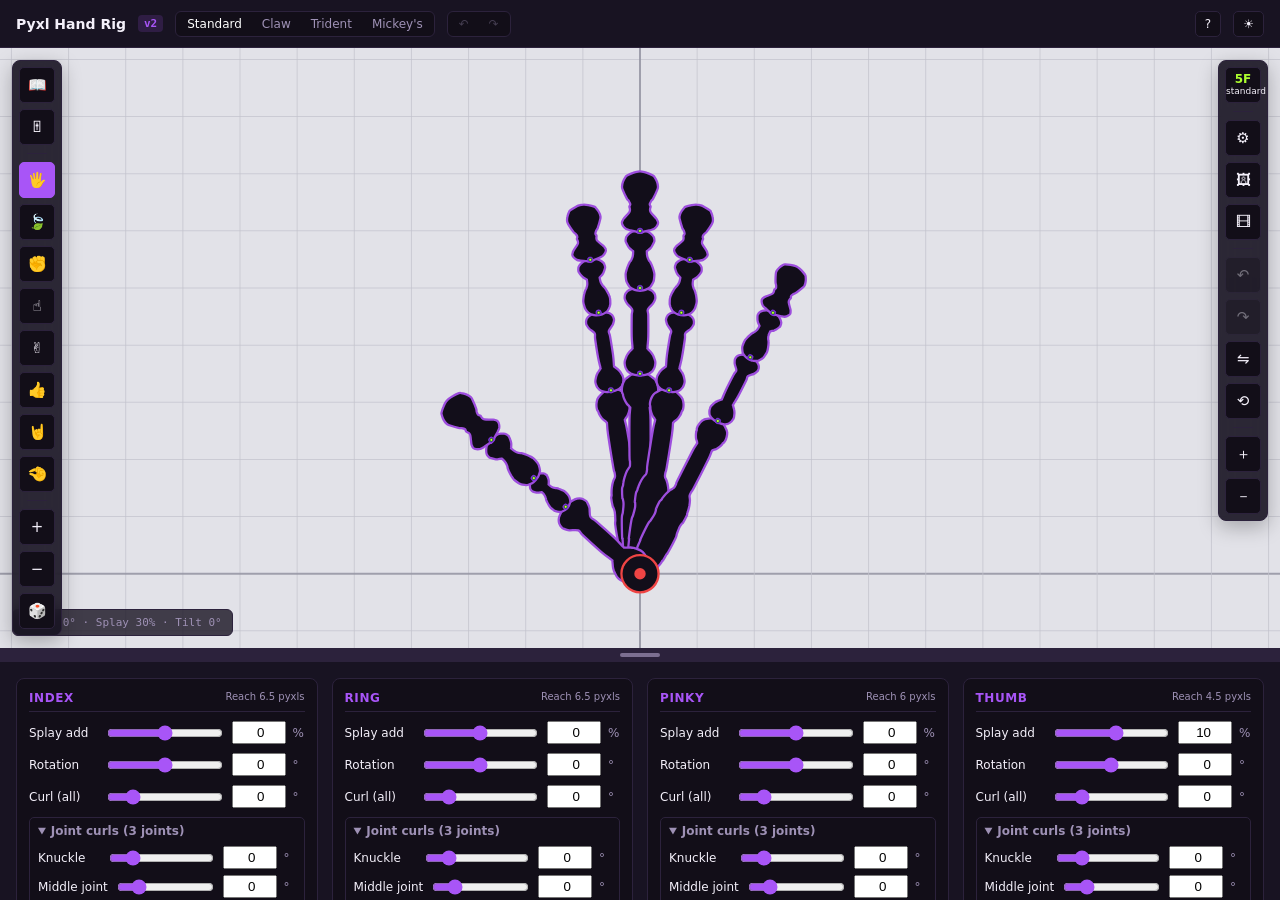
<file: public/assets/aistudio/pyxl-hand-v2__2__dd82024f.html>
<!doctype html>
<html lang="en"><head><meta charset="utf-8"><meta name="viewport" content="width=device-width,initial-scale=1">
<title>Pyxl Hand Rig v2</title>
<style>
:root{--bg:#120e18;--stage:#e2e2e8;--panel:#181322;--bd:#2c223c;--fg:#f4f0fa;--mut:#9e91b5;--acc:#a855f7;--accs:rgba(168,85,247,.16);--bone:#9d4edd;--fill:#120e1a;--buff:rgba(157,78,221,.45);--box:#adff2f;--grid:#c2c2cc;--axis:#9898a6;--wrist:#ef4444;--lime:#adff2f}
[data-theme=light]{--bg:#f6f3fa;--stage:#e5e5eb;--panel:#fff;--bd:#d4c9e4;--fg:#191224;--mut:#6e6182;--acc:#8b25e0;--accs:rgba(139,37,224,.12);--bone:#8b25e0;--fill:#161120;--buff:rgba(110,97,130,.45);--box:#65a30d;--wrist:#dc2626;--lime:#65a30d}
*{box-sizing:border-box}
body{margin:0;height:100vh;display:flex;flex-direction:column;overflow:hidden;background:var(--bg);color:var(--fg);font:13px system-ui,-apple-system,"Segoe UI",Roboto,sans-serif;user-select:none}
header{height:48px;flex:none;display:flex;align-items:center;gap:12px;padding:0 16px;background:var(--panel);border-bottom:1px solid var(--bd)}
header b{font-size:14px}header i{font:600 11px monospace;padding:2px 6px;border-radius:4px;background:var(--accs);color:var(--acc);font-style:normal}
.sp{flex:1}.seg{display:flex;gap:2px;padding:2px;border:1px solid var(--bd);border-radius:6px;background:var(--bg)}
button,select,input[type=text],textarea{font:inherit;font-size:12px;color:var(--fg);background:var(--bg);border:1px solid var(--bd);border-radius:5px;padding:5px 9px}
button{cursor:pointer}button:hover:not(:disabled){border-color:var(--acc)}button:disabled{opacity:.35;cursor:not-allowed}
button.on{background:var(--acc);border-color:var(--acc);color:#fff}.seg button{border:0;padding:3px 9px;background:none;color:var(--mut)}.seg button.on{color:#fff}
#stage{position:relative;flex:none;height:66.667%;overflow:hidden;background:var(--stage)}
#s{width:100%;height:100%;touch-action:none;cursor:grab}#s:active{cursor:grabbing}
.bone{stroke:var(--bone);stroke-width:.04;fill:var(--fill)}.buff{stroke:var(--buff);stroke-width:.02;stroke-dasharray:.08 .08;fill:none}
.box{stroke:var(--box);stroke-width:.035;stroke-dasharray:.1 .1;fill:none}.child-joint{fill:#8b25e0;stroke:#7c3aed;stroke-width:.008}.parent-joint{stroke:#166534;stroke-width:.005}
.bend path{fill:none;stroke-width:.035;stroke-linecap:round;pointer-events:none}.bend .head{fill:currentColor;stroke:none}.bend.flex{color:#7ccd00;stroke:#7ccd00}.bend.ext{color:#ef4444;stroke:#ef4444}
.wrist-sock{stroke:var(--wrist);stroke-width:.04;fill:var(--fill)}.wrist-plug{fill:var(--wrist)}
.g-unit{stroke:var(--grid);stroke-width:.018;opacity:.7}.axis{stroke:var(--axis);stroke-width:.035;opacity:.9}
.hit{fill:transparent;stroke:transparent;pointer-events:all;cursor:grab}.hit:hover{stroke:var(--acc);stroke-width:.03;stroke-dasharray:.08 .08}
.tb{position:absolute;top:12px;z-index:20;display:flex;flex-direction:column;gap:6px;padding:6px;border-radius:8px;background:color-mix(in srgb,var(--panel) 90%,transparent);backdrop-filter:blur(8px);border:1px solid var(--bd);box-shadow:0 6px 20px #0004}
.tb.l{left:12px}.tb.r{right:12px}.tb button{width:36px;height:36px;padding:0;font-size:15px}.tb hr{width:20px;border:0;border-top:1px solid var(--bd);margin:2px auto}
.tb .bld{font-size:9px;line-height:1.1}.tb .bld b{display:block;font-size:12px;color:var(--lime)}
.fly{position:absolute;top:12px;z-index:25;width:290px;max-height:calc(100% - 24px);overflow:auto;padding:12px;border-radius:8px;background:var(--panel);border:1px solid var(--bd);box-shadow:0 10px 30px #0006;display:flex;flex-direction:column;gap:10px}
.fly.l{left:66px}.fly.r{right:66px}.fly[hidden],#toast[hidden],#help[hidden]{display:none}
.fly h2{margin:0;font-size:12px;text-transform:uppercase;letter-spacing:.05em;color:var(--acc);display:flex;justify-content:space-between;align-items:center}
.pl{display:grid;grid-template-columns:1fr 1fr;gap:4px;max-height:200px;overflow:auto}.pose{text-align:left;font-size:11px;padding:5px 7px}.pose.on{background:var(--accs);border-color:var(--acc)}.pose.me.on{border-color:var(--lime)}
.r2{display:flex;gap:6px;align-items:center}.r2>*{flex:1;min-width:0}.col{display:flex;flex-direction:column;gap:6px}
#toast{position:absolute;top:12px;left:50%;transform:translateX(-50%);z-index:40;padding:6px 14px;border-radius:99px;background:#059669;color:#fff;font-size:12px;box-shadow:0 6px 20px #0005}
#snaps{position:absolute;right:76px;bottom:12px;z-index:30;display:flex;flex-direction:column;align-items:flex-end;gap:8px;pointer-events:none}
.snap{pointer-events:auto;display:flex;gap:8px;align-items:center;padding:6px 8px;border-radius:8px;background:var(--panel);border:1px solid var(--bd);box-shadow:0 6px 20px #0005;font-size:11px;min-width:0}
.snap img{width:60px;height:60px;object-fit:contain;border-radius:4px;background:repeating-conic-gradient(#ccc 0 25%,#eee 0 50%) 0 0/12px 12px;user-select:auto;-webkit-user-select:auto;-webkit-touch-callout:default}
.snap .ico{font-size:30px;width:60px;text-align:center}.snap .col{gap:3px}.snap small{color:var(--mut);max-width:170px}.snap b{font-size:12px}
.snap a{color:var(--fg);text-decoration:none;font-size:12px;padding:5px 9px;border:1px solid var(--bd);border-radius:5px;background:var(--bg);text-align:center}.snap a:hover{border-color:var(--acc)}
#info{position:absolute;left:12px;bottom:12px;z-index:10;padding:6px 10px;border-radius:6px;background:color-mix(in srgb,var(--panel) 80%,transparent);border:1px solid var(--bd);font:11px monospace;color:var(--mut);pointer-events:none}
#split{flex:none;height:14px;cursor:ns-resize;background:var(--bd);display:flex;align-items:center;justify-content:center;z-index:20}#split:hover{background:var(--acc)}#split:after{content:"";width:40px;height:4px;border-radius:2px;background:var(--mut);opacity:.7}
#c{flex:1;overflow:auto;padding:16px;display:grid;grid-template-columns:repeat(auto-fit,minmax(250px,1fr));gap:14px;align-content:start;background:var(--panel)}
.grp{display:flex;flex-direction:column;gap:9px;padding:12px;border-radius:8px;background:var(--bg);border:1px solid var(--bd);transition:opacity .15s}.grp.off{opacity:.4}
.grp h3{margin:0;font-size:12px;text-transform:uppercase;letter-spacing:.05em;color:var(--acc);display:flex;justify-content:space-between;border-bottom:1px solid var(--bd);padding-bottom:6px}.grp h3 small{color:var(--mut);text-transform:none;letter-spacing:0;font-weight:400}
.row{display:flex;align-items:center;gap:7px;font-size:12px}.row label{flex:1.2;white-space:nowrap}.row input[type=range]{flex:2;min-width:0;accent-color:var(--acc)}
.row input[type=number]{width:54px;padding:2px 4px;text-align:right}.row .u{width:12px;color:var(--mut)}
.chk{display:flex;gap:6px;align-items:center;font-size:12px}.chk small{color:var(--mut)}
details{border:1px solid var(--bd);border-radius:5px;padding:6px 8px}summary{cursor:pointer;font-size:12px;font-weight:600;color:var(--mut)}details .col{margin-top:8px}
details.sec{padding:0;overflow:hidden}.sec summary{display:flex;align-items:center;gap:6px;padding:8px 10px;color:var(--fg);list-style:none}.sec summary::-webkit-details-marker{display:none}
.sec[open] summary{color:var(--acc)}.sec .chev{margin-left:auto;font-size:10px;font-style:normal;color:var(--mut);transition:transform .2s}.sec[open] .chev{transform:rotate(180deg)}
.sec>.col{margin:0;padding:8px 10px 10px;border-top:1px solid var(--bd)}.bdg{padding:0 6px;border-radius:99px;background:var(--accs);color:var(--acc);font:10px monospace}.bdg[hidden]{display:none}
.film{display:flex;gap:6px;overflow-x:auto;padding-bottom:4px}.film button{flex:none;display:flex;flex-direction:column;align-items:center;gap:2px;padding:5px}.film button.on{border-color:var(--lime);background:var(--accs)}
.film svg{width:58px;height:66px;border-radius:4px;background:var(--stage);pointer-events:none}.film span{font:600 10px monospace}.film small{font:9px monospace;color:var(--mut)}
textarea{width:100%;height:64px;font:11px monospace;resize:vertical}
#rd{grid-column:1/-1;padding:12px;border-radius:8px;background:var(--bg);border:1px solid var(--bd);font-size:11px;line-height:1.6;color:var(--mut)}#rd b{color:var(--fg)}
.bar{height:6px;border-radius:3px;background:var(--bd);overflow:hidden}.bar i{display:block;height:100%;width:0;background:var(--acc)}
#help{position:fixed;inset:0;z-index:100;background:#000a;display:flex;align-items:center;justify-content:center}#help div{width:min(480px,92vw);padding:20px;border-radius:10px;background:var(--panel);border:1px solid var(--bd);line-height:1.55}#help h3{margin:0 0 8px;color:var(--acc)}#help ul{margin:4px 0 10px;padding-left:18px}
</style></head><body>
<header><b>Pyxl Hand Rig</b><i>v2</i><span class="seg" id="builds"></span><span class="seg"><button class="u" id="hu" title="Undo (Ctrl+Z)">↶</button><button class="r" id="hr" title="Redo (Ctrl+Y)">↷</button></span><span class="sp"></span><button id="hq" title="Reference">?</button><button id="th" title="Toggle dark / light"></button></header>
<div id="stage">
<svg id="s" preserveAspectRatio="xMidYMid meet"><defs><radialGradient id="parentJointGrad"><stop offset="0" stop-color="#ffff33"/><stop offset=".35" stop-color="#adff2f"/><stop offset=".7" stop-color="#65a30d"/><stop offset="1" stop-color="#15803d"/></radialGradient><filter id="filmBlur" x="-20%" y="-20%" width="140%" height="140%"><feGaussianBlur stdDeviation=".0055"/></filter></defs><g id="grid"></g><g id="hand" filter="url(#filmBlur)"></g></svg>
<div id="toast" hidden></div><div id="info"></div>
</div>
<div id="split" title="Drag to resize · double-click to reset"></div>
<div id="c"></div>
<div id="help" hidden><div><h3>Pyxl Hand Rig v2</h3><b>Drag on the canvas</b><ul><li><b>Red wrist hub:</b> rotate the whole hand.</li><li><b>Finger root / base:</b> swing a finger about the wrist.</li><li><b>Bone shaft or joint pin:</b> 14-pass CCD inverse kinematics toward the pointer.</li></ul><b>Builds</b><ul><li><b>Full</b> 5 digits · <b>Claw</b> index + thumb · <b>Trident</b> bird, ring, thumb · <b>Mickey's</b> no pinky.</li></ul><b>Space</b> saves the current pose as a numbered 1024×1024 PNG. Undo / redo: Ctrl+Z, Ctrl+Y / Cmd+Shift+Z. Poses live in this browser's localStorage and as pasteable JSON.<p><button id="hx" class="on">Got it</button></p></div></div>
<script>(() => {
  // src/core.ts
  var FINGER_ORDER = ["index", "middle", "ring", "pinky", "thumb"];
  var CONTROLS_FINGER_ORDER = ["index", "ring", "pinky", "thumb", "middle"];
  var BONES = {
    middle: [4, 2, 1, 1],
    ring: [3.75, 1.875, 0.9375, 0.9375],
    index: [3.75, 1.875, 0.9375, 0.9375],
    // grown half a fingertip (was 3.5 : 1.75 : 0.875 : 0.875)
    pinky: [3.5, 1.75, 0.875, 0.875],
    // grown half a fingertip (was 3.25 : 1.625 : 0.8125 : 0.8125)
    thumb: [2, 1, 1, 1]
  };
  var SUM = {
    middle: 8,
    ring: 7.5,
    index: 7.5,
    pinky: 7,
    thumb: 5
  };
  var KN = {
    middle: 1,
    ring: 1,
    index: 1,
    pinky: 1,
    thumb: 0.5
  };
  var LIM = {
    thumb: -120,
    index: -30,
    middle: 0,
    ring: 30,
    pinky: 90
  };
  var BEND = { thumb: -1, index: 1, middle: 1, ring: 1, pinky: 1 };
  var R = Math.PI / 180;
  var bendTurn = (d, cj) => -BEND[d] * cj;
  function norm(a) {
    return (a + 540) % 360 - 180;
  }
  function clamp(v, lo, hi2) {
    return Math.min(hi2, Math.max(lo, v));
  }
  function cRange(d, expert) {
    if (expert) return [-90, 90];
    return d === "thumb" ? [-20, 80] : [-20, 90];
  }
  function rRange(d, expert) {
    if (expert) return [-90, 90];
    return d === "thumb" ? [-60, 60] : [-45, 45];
  }
  function calcA(d, state) {
    const extra = d === "thumb" ? state.thumb : d === "middle" ? 0 : state.fs[d] ?? 0;
    const effectiveSplay = clamp(state.splay + extra, -100, 100);
    return LIM[d] * effectiveSplay / 100 + state.tilt + (state.rot[d] ?? 0);
  }
  function wid(d, wscale = false) {
    const baseW = 0.75;
    const scale = d === "thumb" ? 0.9 : SUM[d] / SUM.middle;
    const standardW = baseW * scale;
    if (wscale && d !== "thumb") {
      return standardW * ((SUM[d] - KN[d]) / 7);
    }
    return standardW;
  }
  function getBoneBox(d, i) {
    const bones = BONES[d];
    const len = bones[i];
    const scale = d === "thumb" ? 1 : SUM[d] / SUM.middle;
    const boxW = 1 * scale;
    const emptyMargin = 0.125 * boxW;
    return {
      boxW,
      boxH: len,
      emptyMargin
    };
  }
  function reach(d, o) {
    const knOvl = o > 0 ? KN[d] : 0;
    return SUM[d] - knOvl;
  }
  function defaultState() {
    return {
      expert: false,
      splay: 30,
      thumb: 10,
      fs: {
        index: 0,
        ring: 0,
        pinky: 0
      },
      wrist: 0,
      tilt: 0,
      o: 0.5,
      wscale: false,
      boxes: false,
      skin: true,
      cj: {
        thumb: [0, 0, 0],
        index: [0, 0, 0],
        middle: [0, 0, 0],
        ring: [0, 0, 0],
        pinky: [0, 0, 0]
      },
      rot: {
        thumb: 0,
        index: 0,
        middle: 0,
        ring: 0,
        pinky: 0
      },
      build: "standard"
    };
  }
  function cleanPose(raw) {
    const res = {};
    if (raw.splay !== void 0) res.splay = clamp(Number(raw.splay) || 0, -100, 100);
    if (raw.thumb !== void 0) res.thumb = clamp(Number(raw.thumb) || 0, -100, 100);
    if (raw.wrist !== void 0) res.wrist = norm(Number(raw.wrist) || 0);
    if (raw.tilt !== void 0) res.tilt = clamp(Number(raw.tilt) || 0, -30, 30);
    if (raw.o !== void 0) res.o = Number(raw.o) > 0 ? 0.5 : 0;
    if (raw.wscale !== void 0) res.wscale = Boolean(raw.wscale);
    if (raw.boxes !== void 0) res.boxes = Boolean(raw.boxes);
    if (raw.skin !== void 0) res.skin = Boolean(raw.skin);
    if (raw.expert !== void 0) res.expert = Boolean(raw.expert);
    if (raw.build !== void 0) res.build = raw.build;
    if (raw.fs) {
      res.fs = {
        index: clamp(Number(raw.fs.index) || 0, -100, 100),
        ring: clamp(Number(raw.fs.ring) || 0, -100, 100),
        pinky: clamp(Number(raw.fs.pinky) || 0, -100, 100)
      };
    }
    if (raw.rot) {
      res.rot = {
        thumb: Number(raw.rot.thumb) || 0,
        index: Number(raw.rot.index) || 0,
        middle: Number(raw.rot.middle) || 0,
        ring: Number(raw.rot.ring) || 0,
        pinky: Number(raw.rot.pinky) || 0
      };
    }
    if (raw.cj) {
      res.cj = {
        thumb: [Number(raw.cj.thumb?.[0]) || 0, Number(raw.cj.thumb?.[1]) || 0, Number(raw.cj.thumb?.[2]) || 0],
        index: [Number(raw.cj.index?.[0]) || 0, Number(raw.cj.index?.[1]) || 0, Number(raw.cj.index?.[2]) || 0],
        middle: [Number(raw.cj.middle?.[0]) || 0, Number(raw.cj.middle?.[1]) || 0, Number(raw.cj.middle?.[2]) || 0],
        ring: [Number(raw.cj.ring?.[0]) || 0, Number(raw.cj.ring?.[1]) || 0, Number(raw.cj.ring?.[2]) || 0],
        pinky: [Number(raw.cj.pinky?.[0]) || 0, Number(raw.cj.pinky?.[1]) || 0, Number(raw.cj.pinky?.[2]) || 0]
      };
    }
    return res;
  }
  function clampStateToLimits(st) {
    const expert = st.expert;
    const splay = clamp(st.splay, -100, 100);
    const thumb = clamp(st.thumb, -100, 100);
    const wrist = norm(st.wrist);
    const tilt = clamp(st.tilt, -30, 30);
    const fs = {
      index: clamp(st.fs.index, -100, 100),
      ring: clamp(st.fs.ring, -100, 100),
      pinky: clamp(st.fs.pinky, -100, 100)
    };
    const rot = { ...st.rot };
    const cj = {
      thumb: [...st.cj.thumb],
      index: [...st.cj.index],
      middle: [...st.cj.middle],
      ring: [...st.cj.ring],
      pinky: [...st.cj.pinky]
    };
    for (const d of FINGER_ORDER) {
      const [rLo, rHi] = rRange(d, expert);
      rot[d] = clamp(rot[d], rLo, rHi);
      const [cLo, cHi] = cRange(d, expert);
      cj[d] = [
        clamp(cj[d][0], cLo, cHi),
        clamp(cj[d][1], cLo, cHi),
        clamp(cj[d][2], cLo, cHi)
      ];
    }
    return {
      ...st,
      splay,
      thumb,
      wrist,
      tilt,
      fs,
      rot,
      cj
    };
  }
  function jointPos(d, st) {
    const bones = BONES[d];
    const n = bones.length;
    const knOvl = st.o > 0 ? KN[d] : 0;
    let phi = st.wrist + calcA(d, st);
    let x = 0;
    let y = 0;
    const pos = [];
    for (let i = 0; i < n - 1; i++) {
      const a = i === 1 ? -knOvl / 2 : 0;
      const J = i === 0 ? knOvl : 0;
      const dist = a + bones[i] - J / 2;
      x += dist * Math.sin(phi * R);
      y -= dist * Math.cos(phi * R);
      pos.push({ x, y, phi });
      phi += bendTurn(d, st.cj[d]?.[i] ?? 0);
    }
    const lastBone = bones[n - 1];
    const tipX = x + lastBone * Math.sin(phi * R);
    const tipY = y - lastBone * Math.cos(phi * R);
    pos.push({ x: tipX, y: tipY, phi });
    return pos;
  }
  function runIk(d, k, tx, ty, st) {
    const nextSt = {
      ...st,
      rot: { ...st.rot },
      cj: {
        ...st.cj,
        [d]: [...st.cj[d]]
      }
    };
    const bones = BONES[d];
    const n = bones.length;
    const effIndex = Math.min(k + 1, n - 1);
    const [cLo, cHi] = cRange(d, nextSt.expert);
    const [rLo, rHi] = rRange(d, nextSt.expert);
    for (let iter = 0; iter < 14; iter++) {
      for (let j = k; j >= -1; j--) {
        const positions = jointPos(d, nextSt);
        const eff = positions[effIndex];
        let jx = 0;
        let jy = 0;
        if (j >= 0) {
          jx = positions[j].x;
          jy = positions[j].y;
        }
        const vEx = eff.x - jx;
        const vEy = eff.y - jy;
        const vTx = tx - jx;
        const vTy = ty - jy;
        const cross = vEx * vTy - vEy * vTx;
        const dot = vEx * vTx + vEy * vTy;
        if (Math.abs(dot) < 1e-6 && Math.abs(cross) < 1e-6) continue;
        const dl = Math.atan2(cross, dot) / R;
        if (j === -1) {
          nextSt.rot[d] = clamp(nextSt.rot[d] + dl, rLo, rHi);
        } else if (j >= 0 && j < 3) {
          nextSt.cj[d][j] = clamp(nextSt.cj[d][j] - BEND[d] * dl, cLo, cHi);
        }
      }
    }
    nextSt.rot[d] = Math.round(nextSt.rot[d]);
    nextSt.cj[d][0] = Math.round(nextSt.cj[d][0]);
    nextSt.cj[d][1] = Math.round(nextSt.cj[d][1]);
    nextSt.cj[d][2] = Math.round(nextSt.cj[d][2]);
    return nextSt;
  }
  function getActiveFingers(build = "standard") {
    switch (build) {
      case "claw":
        return ["index", "thumb"];
      case "trident":
        return ["middle", "ring", "thumb"];
      case "mickey":
        return ["index", "middle", "ring", "thumb"];
      case "standard":
      default:
        return ["index", "middle", "ring", "pinky", "thumb"];
    }
  }
  var PRESET_POSES = {
    "Neutral flat (default)": {
      splay: 30,
      thumb: 10,
      wrist: 0,
      tilt: 0,
      fs: { index: 0, ring: 0, pinky: 0 },
      rot: { thumb: 0, index: 0, middle: 0, ring: 0, pinky: 0 },
      cj: {
        thumb: [0, 0, 0],
        index: [0, 0, 0],
        middle: [0, 0, 0],
        ring: [0, 0, 0],
        pinky: [0, 0, 0]
      }
    },
    "Relaxed Natural": {
      splay: 25,
      thumb: 15,
      wrist: 0,
      tilt: 0,
      fs: { index: -5, ring: 5, pinky: 12 },
      rot: { thumb: -10, index: 2, middle: 0, ring: -3, pinky: -8 },
      cj: {
        thumb: [22, 18, 14],
        index: [25, 20, 15],
        middle: [28, 22, 18],
        ring: [32, 25, 20],
        pinky: [35, 28, 22]
      }
    },
    "Fist": {
      splay: 12,
      thumb: -15,
      wrist: 0,
      tilt: 0,
      fs: { index: 0, ring: 0, pinky: 0 },
      rot: { thumb: -35, index: -5, middle: 0, ring: 4, pinky: 8 },
      cj: {
        thumb: [45, 55, 45],
        index: [85, 88, 85],
        middle: [88, 90, 88],
        ring: [88, 90, 88],
        pinky: [85, 88, 85]
      }
    },
    "Pointing": {
      splay: 18,
      thumb: -10,
      wrist: 0,
      tilt: -5,
      fs: { index: 0, ring: 0, pinky: 0 },
      rot: { thumb: -25, index: 0, middle: 4, ring: 6, pinky: 10 },
      cj: {
        thumb: [40, 45, 30],
        index: [0, 0, 0],
        middle: [85, 88, 85],
        ring: [85, 88, 85],
        pinky: [85, 88, 85]
      }
    },
    "Peace / Victory": {
      splay: 35,
      thumb: -15,
      wrist: 0,
      tilt: 0,
      fs: { index: -15, ring: 0, pinky: 0 },
      rot: { thumb: -30, index: -12, middle: 10, ring: 0, pinky: 5 },
      cj: {
        thumb: [45, 55, 35],
        index: [0, 0, 0],
        middle: [0, 0, 0],
        ring: [85, 88, 85],
        pinky: [85, 88, 85]
      }
    },
    "Thumbs Up": {
      splay: 15,
      thumb: 35,
      wrist: -90,
      tilt: 0,
      fs: { index: 0, ring: 0, pinky: 0 },
      rot: { thumb: 20, index: 0, middle: 0, ring: 0, pinky: 0 },
      cj: {
        thumb: [0, 0, 0],
        index: [85, 88, 85],
        middle: [88, 90, 88],
        ring: [88, 90, 88],
        pinky: [85, 88, 85]
      }
    },
    "OK Sign": {
      splay: 32,
      thumb: 0,
      wrist: 0,
      tilt: 0,
      fs: { index: -10, ring: 8, pinky: 18 },
      rot: { thumb: -15, index: -10, middle: 5, ring: 12, pinky: 18 },
      cj: {
        thumb: [50, 40, 30],
        index: [55, 50, 30],
        middle: [0, 0, 0],
        ring: [5, 5, 0],
        pinky: [10, 10, 5]
      }
    },
    "Rock / Horns": {
      splay: 35,
      thumb: -10,
      wrist: 0,
      tilt: 0,
      fs: { index: -15, ring: 0, pinky: 20 },
      rot: { thumb: -25, index: -10, middle: 0, ring: 0, pinky: 15 },
      cj: {
        thumb: [45, 50, 35],
        index: [0, 0, 0],
        middle: [88, 90, 88],
        ring: [88, 90, 88],
        pinky: [0, 0, 0]
      }
    },
    "Shaka / Hang Loose": {
      splay: 50,
      thumb: 40,
      wrist: 0,
      tilt: 0,
      fs: { index: 0, ring: 0, pinky: 35 },
      rot: { thumb: 25, index: 0, middle: 0, ring: 0, pinky: 20 },
      cj: {
        thumb: [0, 0, 0],
        index: [88, 90, 88],
        middle: [88, 90, 88],
        ring: [88, 90, 88],
        pinky: [0, 0, 0]
      }
    },
    "Pinch / Grasp": {
      splay: 20,
      thumb: -5,
      wrist: 0,
      tilt: -5,
      fs: { index: -5, ring: 5, pinky: 10 },
      rot: { thumb: -20, index: -5, middle: 10, ring: 15, pinky: 20 },
      cj: {
        thumb: [35, 45, 30],
        index: [40, 50, 35],
        middle: [70, 75, 70],
        ring: [80, 85, 80],
        pinky: [85, 88, 85]
      }
    },
    "Open Splay (Fan)": {
      splay: 75,
      thumb: 40,
      wrist: 0,
      tilt: 0,
      fs: { index: 20, ring: 20, pinky: 30 },
      rot: { thumb: 15, index: -10, middle: 0, ring: 10, pinky: 20 },
      cj: {
        thumb: [-10, -5, 0],
        index: [-10, -5, 0],
        middle: [-10, -5, 0],
        ring: [-10, -5, 0],
        pinky: [-10, -5, 0]
      }
    }
  };

  // src/art.ts
  var ART_ORDER = ["metacarpal", "proximal", "middle", "distal"];
  var ART = {
    metacarpal: [58e-4, -1.0068, 86e-4, -1.0064, 69e-4, -1.0054, 0.0111, -1.0043, 0.0153, -1.0033, 0.0254, -1.0023, 0.031, -1.0006, 0.0366, -0.999, 0.0384, -0.9986, 0.0448, -0.9944, 0.0512, -0.9903, 0.0638, -0.9806, 0.0694, -0.9759, 0.0749, -0.9712, 0.0756, -0.9697, 0.0781, -0.966, 0.0806, -0.9623, 0.0823, -0.9588, 0.0842, -0.9536, 0.0861, -0.9485, 0.0884, -0.9409, 0.0895, -0.9351, 0.0906, -0.9293, 0.0909, -0.924, 0.0909, -0.919, 0.0908, -0.9141, 0.0902, -0.9091, 0.0892, -0.9054, 0.0883, -0.9017, 0.086, -0.8995, 0.0852, -0.8968, 0.0844, -0.8941, 0.0856, -0.8935, 0.0844, -0.8894, 0.0833, -0.8852, 0.0813, -0.8785, 0.0783, -0.8721, 0.0753, -0.8657, 0.0707, -0.8568, 0.0666, -0.8511, 0.0625, -0.8453, 0.0565, -0.841, 0.0536, -0.8375, 0.0507, -0.834, 0.0502, -0.8319, 0.0494, -0.83, 0.0486, -0.8282, 0.0483, -0.8364, 0.0488, -0.8263, 0.0494, -0.8162, 0.0519, -0.8088, 0.0525, -0.7695, 0.0531, -0.7301, 0.0529, -0.6251, 0.0525, -0.5902, 0.0521, -0.5554, 0.0505, -0.5684, 0.0501, -0.5606, 0.0497, -0.5527, 0.0497, -0.5478, 0.0501, -0.5433, 0.0506, -0.5387, 0.0501, -0.5385, 0.0527, -0.5334, 0.0554, -0.5282, 0.0619, -0.5208, 0.0659, -0.5124, 0.07, -0.5039, 0.074, -0.4922, 0.0769, -0.4827, 0.0798, -0.4732, 0.0819, -0.4625, 0.0832, -0.4555, 0.0846, -0.4485, 0.0838, -0.4458, 0.0849, -0.4407, 0.0859, -0.4355, 0.089, -0.4347, 0.0896, -0.4246, 0.0901, -0.4145, 0.0889, -0.3885, 0.0883, -0.3801, 0.0877, -0.3717, 0.087, -0.3791, 0.086, -0.3739, 0.085, -0.3688, 0.0823, -0.3605, 0.0823, -0.3492, 0.0823, -0.3379, 0.0847, -0.3177, 0.0861, -0.3059, 0.0875, -0.2942, 0.0902, -0.2993, 0.0908, -0.2787, 0.0914, -0.2581, 0.0901, -0.1994, 0.0895, -0.1823, 0.0889, -0.1652, 0.0881, -0.1844, 0.0873, -0.1761, 0.0864, -0.1679, 0.0854, -0.1411, 0.0846, -0.1329, 0.0837, -0.1246, 0.0831, -0.1319, 0.0823, -0.1267, 0.0815, -0.1215, 0.0807, -0.108, 0.0795, -0.102, 0.0784, -0.096, 0.0764, -0.0956, 0.0757, -0.0909, 0.0749, -0.0861, 0.0767, -0.0818, 0.0748, -0.0735, 0.0729, -0.0653, 0.0668, -0.0484, 0.0643, -0.0414, 0.0618, -0.0344, 0.0617, -0.0346, 0.0598, -0.0315, 0.058, -0.0284, 0.0582, -0.0272, 0.0532, -0.0229, 0.0481, -0.0185, 0.0345, -95e-4, 0.0296, -56e-4, 0.0247, -16e-4, 0.0271, -14e-4, 0.0238, 6e-4, 0.0206, 27e-4, 0.0158, 58e-4, 0.0102, 68e-4, 45e-4, 78e-4, -45e-4, 78e-4, -0.0102, 68e-4, -0.0158, 58e-4, -0.0206, 27e-4, -0.0238, 6e-4, -0.0271, -14e-4, -0.0247, -16e-4, -0.0296, -56e-4, -0.0345, -95e-4, -0.0481, -0.0185, -0.0532, -0.0229, -0.0582, -0.0272, -0.058, -0.0284, -0.0598, -0.0315, -0.0617, -0.0346, -0.0618, -0.0344, -0.0643, -0.0414, -0.0668, -0.0484, -0.0729, -0.0653, -0.0748, -0.0735, -0.0767, -0.0818, -0.0749, -0.0861, -0.0757, -0.0909, -0.0764, -0.0956, -0.0784, -0.096, -0.0795, -0.102, -0.0807, -0.108, -0.0815, -0.1215, -0.0823, -0.1267, -0.0831, -0.1319, -0.0837, -0.1246, -0.0846, -0.1329, -0.0854, -0.1411, -0.0864, -0.1679, -0.0873, -0.1761, -0.0881, -0.1844, -0.0889, -0.1652, -0.0895, -0.1823, -0.0901, -0.1994, -0.0914, -0.2581, -0.0908, -0.2787, -0.0902, -0.2993, -0.0875, -0.2942, -0.0861, -0.3059, -0.0847, -0.3177, -0.0823, -0.3379, -0.0823, -0.3492, -0.0823, -0.3605, -0.085, -0.3688, -0.086, -0.3739, -0.087, -0.3791, -0.0877, -0.3717, -0.0883, -0.3801, -0.0889, -0.3885, -0.0901, -0.4145, -0.0896, -0.4246, -0.089, -0.4347, -0.0859, -0.4355, -0.0849, -0.4407, -0.0838, -0.4458, -0.0846, -0.4485, -0.0832, -0.4555, -0.0819, -0.4625, -0.0798, -0.4732, -0.0769, -0.4827, -0.074, -0.4922, -0.07, -0.5039, -0.0659, -0.5124, -0.0619, -0.5208, -0.0554, -0.5282, -0.0527, -0.5334, -0.0501, -0.5385, -0.0506, -0.5387, -0.0501, -0.5433, -0.0497, -0.5478, -0.0497, -0.5527, -0.0501, -0.5606, -0.0505, -0.5684, -0.0521, -0.5554, -0.0525, -0.5902, -0.0529, -0.6251, -0.0531, -0.7301, -0.0525, -0.7695, -0.0519, -0.8088, -0.0494, -0.8162, -0.0488, -0.8263, -0.0483, -0.8364, -0.0486, -0.8282, -0.0494, -0.83, -0.0502, -0.8319, -0.0507, -0.834, -0.0536, -0.8375, -0.0565, -0.841, -0.0625, -0.8453, -0.0666, -0.8511, -0.0707, -0.8568, -0.0753, -0.8657, -0.0783, -0.8721, -0.0813, -0.8785, -0.0833, -0.8852, -0.0844, -0.8894, -0.0856, -0.8935, -0.0844, -0.8941, -0.0852, -0.8968, -0.086, -0.8995, -0.0883, -0.9017, -0.0892, -0.9054, -0.0902, -0.9091, -0.0908, -0.9141, -0.0909, -0.919, -0.0909, -0.924, -0.0906, -0.9293, -0.0895, -0.9351, -0.0884, -0.9409, -0.0861, -0.9485, -0.0842, -0.9536, -0.0823, -0.9588, -0.0806, -0.9623, -0.0781, -0.966, -0.0756, -0.9697, -0.0749, -0.9712, -0.0694, -0.9759, -0.0638, -0.9806, -0.0512, -0.9903, -0.0448, -0.9944, -0.0384, -0.9986, -0.0366, -0.999, -0.031, -1.0006, -0.0254, -1.0023, -0.0153, -1.0033, -0.0111, -1.0043, -69e-4, -1.0054, -86e-4, -1.0064, -58e-4, -1.0068, -3e-3, -1.0072, 3e-3, -1.0072, 58e-4, -1.0068],
    proximal: [0.0144, -1.0126, 0.0349, -1.0079, 0.0881, -0.9916, 0.1083, -0.9846, 0.1284, -0.9776, 0.1276, -0.9757, 0.1354, -0.9706, 0.1432, -0.9655, 0.1497, -0.9594, 0.155, -0.9538, 0.1602, -0.9482, 0.1636, -0.9435, 0.1671, -0.937, 0.1705, -0.9304, 0.1737, -0.9225, 0.1757, -0.9146, 0.1778, -0.9066, 0.179, -0.8968, 0.1792, -0.8894, 0.1794, -0.8819, 0.1815, -0.8819, 0.1767, -0.8697, 0.172, -0.8576, 0.165, -0.8366, 0.1507, -0.8165, 0.1364, -0.7965, 0.1001, -0.7726, 0.0911, -0.7493, 0.082, -0.726, 0.0957, -0.7288, 0.0966, -0.6765, 0.0976, -0.6242, 0.0981, -0.4972, 0.0966, -0.4356, 0.0951, -0.3739, 0.0885, -0.331, 0.0876, -0.3067, 0.0867, -0.2824, 0.0838, -0.3002, 0.0912, -0.2899, 0.0986, -0.2796, 0.1222, -0.2572, 0.1321, -0.2451, 0.142, -0.233, 0.1458, -0.2255, 0.1506, -0.2171, 0.1555, -0.2087, 0.1565, -0.2073, 0.1612, -0.1947, 0.1659, -0.1821, 0.1765, -0.1578, 0.179, -0.1415, 0.1815, -0.1251, 0.1783, -0.1092, 0.1762, -0.0966, 0.1741, -0.084, 0.1722, -0.0775, 0.1665, -0.0658, 0.1609, -0.0542, 0.1526, -0.0373, 0.1424, -0.0266, 0.1321, -0.0159, 0.1212, -84e-4, 0.105, -14e-4, 0.0887, 56e-4, 0.0699, 0.0126, 0.0449, 0.0154, 0.0199, 0.0182, -0.0199, 0.0182, -0.0449, 0.0154, -0.0699, 0.0126, -0.0887, 56e-4, -0.105, -14e-4, -0.1212, -84e-4, -0.1321, -0.0159, -0.1424, -0.0266, -0.1526, -0.0373, -0.1609, -0.0542, -0.1665, -0.0658, -0.1722, -0.0775, -0.1741, -0.084, -0.1762, -0.0966, -0.1783, -0.1092, -0.1815, -0.1251, -0.179, -0.1415, -0.1765, -0.1578, -0.1659, -0.1821, -0.1612, -0.1947, -0.1565, -0.2073, -0.1555, -0.2087, -0.1506, -0.2171, -0.1458, -0.2255, -0.142, -0.233, -0.1321, -0.2451, -0.1222, -0.2572, -0.0986, -0.2796, -0.0912, -0.2899, -0.0838, -0.3002, -0.0867, -0.2824, -0.0876, -0.3067, -0.0885, -0.331, -0.0951, -0.3739, -0.0966, -0.4356, -0.0981, -0.4972, -0.0976, -0.6242, -0.0966, -0.6765, -0.0957, -0.7288, -0.082, -0.726, -0.0911, -0.7493, -0.1001, -0.7726, -0.1364, -0.7965, -0.1507, -0.8165, -0.165, -0.8366, -0.172, -0.8576, -0.1767, -0.8697, -0.1815, -0.8819, -0.1794, -0.8819, -0.1792, -0.8894, -0.179, -0.8968, -0.1778, -0.9066, -0.1757, -0.9146, -0.1737, -0.9225, -0.1705, -0.9304, -0.1671, -0.937, -0.1636, -0.9435, -0.1602, -0.9482, -0.155, -0.9538, -0.1497, -0.9594, -0.1432, -0.9655, -0.1354, -0.9706, -0.1276, -0.9757, -0.1284, -0.9776, -0.1083, -0.9846, -0.0881, -0.9916, -0.0349, -1.0079, -0.0144, -1.0126, 6e-3, -1.0173, -6e-3, -1.0173, 0.0144, -1.0126],
    middle: [0.0368, -1.0183, 0.0657, -1.0129, 0.1108, -0.9973, 0.1366, -0.9858, 0.1624, -0.9743, 0.1755, -0.9627, 0.1917, -0.9492, 0.208, -0.9356, 0.225, -0.9173, 0.2342, -0.9045, 0.2434, -0.8916, 0.2439, -0.8835, 0.2469, -0.872, 0.2498, -0.8604, 0.2517, -0.8462, 0.2519, -0.8354, 0.2522, -0.8245, 0.2555, -0.8245, 0.2484, -0.8069, 0.2412, -0.7893, 0.2204, -0.7486, 0.2089, -0.7297, 0.1975, -0.7107, 0.1936, -0.7066, 0.1798, -0.6931, 0.1661, -0.6795, 0.1361, -0.6579, 0.1262, -0.6484, 0.1163, -0.6389, 0.1201, -0.6524, 0.1203, -0.6362, 0.1205, -0.6199, 0.1216, -0.5759, 0.1275, -0.5508, 0.1334, -0.5257, 0.1468, -0.502, 0.1555, -0.4858, 0.1642, -0.4695, 0.1713, -0.4675, 0.1797, -0.4533, 0.1881, -0.439, 0.1969, -0.4228, 0.206, -0.4004, 0.2152, -0.378, 0.227, -0.3455, 0.2347, -0.3191, 0.2423, -0.2927, 0.2504, -0.271, 0.2519, -0.2419, 0.2534, -0.2127, 0.2467, -0.1667, 0.2437, -0.1443, 0.2408, -0.122, 0.2387, -0.1199, 0.2341, -0.1077, 0.2295, -0.0955, 0.2254, -0.086, 0.2163, -0.0711, 0.2072, -0.0562, 0.1905, -0.0312, 0.1795, -0.0183, 0.1684, -54e-4, 0.1701, -41e-4, 0.1499, 61e-4, 0.1298, 0.0163, 0.0933, 0.0366, 0.0586, 0.0427, 0.0238, 0.0488, -0.0238, 0.0488, -0.0586, 0.0427, -0.0933, 0.0366, -0.1298, 0.0163, -0.1499, 61e-4, -0.1701, -41e-4, -0.1684, -54e-4, -0.1795, -0.0183, -0.1905, -0.0312, -0.2072, -0.0562, -0.2163, -0.0711, -0.2254, -0.086, -0.2295, -0.0955, -0.2341, -0.1077, -0.2387, -0.1199, -0.2408, -0.122, -0.2437, -0.1443, -0.2467, -0.1667, -0.2534, -0.2127, -0.2519, -0.2419, -0.2504, -0.271, -0.2423, -0.2927, -0.2347, -0.3191, -0.227, -0.3455, -0.2152, -0.378, -0.206, -0.4004, -0.1969, -0.4228, -0.1881, -0.439, -0.1797, -0.4533, -0.1713, -0.4675, -0.1642, -0.4695, -0.1555, -0.4858, -0.1468, -0.502, -0.1334, -0.5257, -0.1275, -0.5508, -0.1216, -0.5759, -0.1205, -0.6199, -0.1203, -0.6362, -0.1201, -0.6524, -0.1163, -0.6389, -0.1262, -0.6484, -0.1361, -0.6579, -0.1661, -0.6795, -0.1798, -0.6931, -0.1936, -0.7066, -0.1975, -0.7107, -0.2089, -0.7297, -0.2204, -0.7486, -0.2412, -0.7893, -0.2484, -0.8069, -0.2555, -0.8245, -0.2522, -0.8245, -0.2519, -0.8354, -0.2517, -0.8462, -0.2498, -0.8604, -0.2469, -0.872, -0.2439, -0.8835, -0.2434, -0.8916, -0.2342, -0.9045, -0.225, -0.9173, -0.208, -0.9356, -0.1917, -0.9492, -0.1755, -0.9627, -0.1624, -0.9743, -0.1366, -0.9858, -0.1108, -0.9973, -0.0657, -1.0129, -0.0368, -1.0183, -79e-4, -1.0237, 79e-4, -1.0237, 0.0368, -1.0183],
    distal: [0.0342, -1.0371, 0.0605, -1.0333, 0.0913, -1.0257, 0.1235, -1.0143, 0.1556, -1.0029, 0.2054, -0.981, 0.2273, -0.9686, 0.2493, -0.9562, 0.2438, -0.9581, 0.2554, -0.94, 0.267, -0.9219, 0.2871, -0.8876, 0.297, -0.86, 0.307, -0.8324, 0.3141, -0.7981, 0.3149, -0.7743, 0.3158, -0.7505, 0.3158, -0.7514, 0.3021, -0.7171, 0.2883, -0.6829, 0.2498, -0.601, 0.2321, -0.5686, 0.2145, -0.5362, 0.2067, -0.54, 0.1964, -0.5229, 0.186, -0.5057, 0.172, -0.4819, 0.1702, -0.4657, 0.1684, -0.4495, 0.1846, -0.44, 0.1856, -0.4257, 0.1866, -0.4114, 0.1761, -0.3962, 0.1762, -0.38, 0.1763, -0.3638, 0.1687, -0.3552, 0.186, -0.3286, 0.2033, -0.3019, 0.2614, -0.2429, 0.2802, -0.22, 0.299, -0.1971, 0.2928, -0.2048, 0.299, -0.1914, 0.3052, -0.1781, 0.3174, -0.1571, 0.3172, -0.14, 0.317, -0.1229, 0.3098, -0.1057, 0.2981, -0.0886, 0.2864, -0.0714, 0.2659, -0.0495, 0.2469, -0.0371, 0.2279, -0.0248, 0.2143, -0.0229, 0.1841, -0.0143, 0.1539, -57e-4, 0.0906, 67e-4, 0.0657, 0.0143, 0.0407, 0.0219, 0.0511, 0.0286, 0.0344, 0.0314, 0.0178, 0.0343, -0.0178, 0.0343, -0.0344, 0.0314, -0.0511, 0.0286, -0.0407, 0.0219, -0.0657, 0.0143, -0.0906, 67e-4, -0.1539, -57e-4, -0.1841, -0.0143, -0.2143, -0.0229, -0.2279, -0.0248, -0.2469, -0.0371, -0.2659, -0.0495, -0.2864, -0.0714, -0.2981, -0.0886, -0.3098, -0.1057, -0.317, -0.1229, -0.3172, -0.14, -0.3174, -0.1571, -0.3052, -0.1781, -0.299, -0.1914, -0.2928, -0.2048, -0.299, -0.1971, -0.2802, -0.22, -0.2614, -0.2429, -0.2033, -0.3019, -0.186, -0.3286, -0.1687, -0.3552, -0.1763, -0.3638, -0.1762, -0.38, -0.1761, -0.3962, -0.1866, -0.4114, -0.1856, -0.4257, -0.1846, -0.44, -0.1684, -0.4495, -0.1702, -0.4657, -0.172, -0.4819, -0.186, -0.5057, -0.1964, -0.5229, -0.2067, -0.54, -0.2145, -0.5362, -0.2321, -0.5686, -0.2498, -0.601, -0.2883, -0.6829, -0.3021, -0.7171, -0.3158, -0.7514, -0.3158, -0.7505, -0.3149, -0.7743, -0.3141, -0.7981, -0.307, -0.8324, -0.297, -0.86, -0.2871, -0.8876, -0.267, -0.9219, -0.2554, -0.94, -0.2438, -0.9581, -0.2493, -0.9562, -0.2273, -0.9686, -0.2054, -0.981, -0.1556, -1.0029, -0.1235, -1.0143, -0.0913, -1.0257, -0.0605, -1.0333, -0.0342, -1.0371, -79e-4, -1.041, 79e-4, -1.041, 0.0342, -1.0371]
  };

  // src/render.ts
  function bendMark(turn, cj) {
    const r = 0.3, a = turn * R, dir = Math.sign(turn), f = (n) => n.toFixed(3);
    const px = r * Math.sin(a), py = -r * Math.cos(a), tx = dir * Math.cos(a), ty = dir * Math.sin(a);
    const head = [[px + tx * 0.1, py + ty * 0.1], [px - ty * 0.055, py + tx * 0.055], [px + ty * 0.055, py - tx * 0.055]];
    return `<g class="bend ${cj < 0 ? "ext" : "flex"}"><path d="M 0 ${f(-r)} A ${r} ${r} 0 ${Math.abs(turn) > 180 ? 1 : 0} ${turn > 0 ? 1 : 0} ${f(px)} ${f(py)}"/><path class="head" d="M ${head.map(([x, y]) => `${f(x)} ${f(y)}`).join(" L ")} Z"/></g>`;
  }
  function boneSpan(d, i, o, skin = false) {
    const len = BONES[d][i], ko = o > 0 ? KN[d] : 0, a = i === 1 ? -ko / 2 : 0, trim = d === "thumb" && !skin ? 0 : ko / 2;
    const top = -(a + len), bot = -a;
    return { top: i === 0 ? top + trim : top, bot: i === 1 ? bot - trim : bot };
  }
  var ART_FOR = {
    thumb: ["proximal", "middle", "middle", "distal"],
    index: ART_ORDER,
    middle: ART_ORDER,
    ring: ART_ORDER,
    pinky: ART_ORDER
  };
  function skinPath(part, yBase, len) {
    const a = ART[part], f = (v) => +v.toFixed(3);
    let d = `M ${f(a[0] * len)} ${f(yBase + a[1] * len)}`;
    for (let i = 2; i < a.length; i += 6)
      d += ` C ${f(a[i] * len)} ${f(yBase + a[i + 1] * len)} ${f(a[i + 2] * len)} ${f(yBase + a[i + 3] * len)} ${f(a[i + 4] * len)} ${f(yBase + a[i + 5] * len)}`;
    return d + " Z";
  }
  function handMarkup(st, hit = false, bend = false) {
    const chain = (d, i) => {
      const B = BONES[d], n = B.length, ko = st.o > 0 ? KN[d] : 0, w = wid(d, st.wscale), len = B[i];
      const a = i === 1 ? -ko / 2 : 0, J = i === 0 ? ko : 0, top = -(a + len), bot = -a;
      const sr = (d === "thumb" ? 0.125 : 0.22) * (SUM[d] / 8), jr = i === 0 ? KN[d] / 2 : sr;
      const { boxW, emptyMargin } = getBoneBox(d, i);
      let s2 = "";
      if (st.boxes) {
        s2 += `<rect class="box" x="${-boxW / 2}" y="${top}" width="${boxW}" height="${len}" stroke-dasharray="0.06 0.06"/>`;
        if (i === n - 1) for (const x of [-boxW / 2 + emptyMargin, boxW / 2 - emptyMargin])
          s2 += `<line class="box" x1="${x}" y1="${top}" x2="${x}" y2="${bot}" stroke-opacity="0.45" stroke-dasharray="0.03 0.03"/>`;
      }
      const art = st.skin && i < ART_FOR[d].length;
      if (i > 0 && !art) s2 += `<rect class="buff" x="${-w / 2}" y="${-sr}" width="${w}" height="${sr * 2}" rx="0.03"/>`;
      const { top: yTop, bot: yBot } = boneSpan(d, i, st.o, st.skin);
      if (art) s2 += `<path class="bone" d="${skinPath(ART_FOR[d][i], yBot, yBot - yTop)}"/>`;
      else if (i === n - 1) {
        const r = w * 0.45, l = -w / 2, rt = w / 2;
        s2 += `<path class="bone" d="M ${l} ${bot} L ${l} ${top + r} A ${r} ${r} 0 0 1 ${l + r} ${top} L ${rt - r} ${top} A ${r} ${r} 0 0 1 ${rt} ${top + r} L ${rt} ${bot} Z"/>`;
      } else s2 += `<rect class="bone" x="${-w / 2}" y="${yTop}" width="${w}" height="${yBot - yTop}" rx="0.04"/>`;
      if (hit) s2 += `<rect class="hit" x="${-w / 2 - 0.25}" y="${yTop - 0.25}" width="${w + 0.5}" height="${yBot - yTop + 0.5}" data-d="${d}" data-j="${Math.min(i + 1, n - 2)}"/>`;
      if (i + 1 < n) {
        const cj = st.cj[d][i] || 0, turn = bendTurn(d, cj) || 0;
        s2 += `<g transform="translate(0 ${top + J / 2})"><g transform="rotate(${turn})">${chain(d, i + 1)}<circle class="child-joint" r="0.05"/><circle class="parent-joint" r="0.03" fill="url(#parentJointGrad)"/>` + (hit ? `<circle class="hit" r="${Math.max(jr, 0.35)}" data-d="${d}" data-j="${i}"/>` : "") + `</g>` + (bend && cj ? bendMark(turn, cj) : "") + `</g>`;
      }
      return s2;
    };
    let s = st.boxes ? `<g class="box"><rect x="-2" y="-4" width="4" height="4"/><line x1="-1" y1="-4" x2="-1" y2="0"/><line x1="0" y1="-4" x2="0" y2="0"/><line x1="1" y1="-4" x2="1" y2="0"/></g>` : "";
    const active = getActiveFingers(st.build);
    for (const d of FINGER_ORDER) if (active.includes(d)) s += `<g data-d="${d}" transform="rotate(${calcA(d, st)})">${chain(d, 0)}</g>`;
    return s + `<circle class="wrist-sock" r="0.325"/><circle class="wrist-plug" r="0.1"/>` + (hit ? `<circle class="hit" r="0.65" data-w="1"><title>Wrist hub: drag to rotate the whole hand</title></circle>` : "");
  }

  // src/export.ts
  var CRC_TABLE = (() => {
    const table = new Uint32Array(256);
    for (let n = 0; n < 256; n++) {
      let c = n;
      for (let k = 0; k < 8; k++) {
        c = c & 1 ? 3988292384 ^ c >>> 1 : c >>> 1;
      }
      table[n] = c >>> 0;
    }
    return table;
  })();
  function crc32(bytes) {
    let crc = 4294967295;
    for (const b of bytes) {
      crc = CRC_TABLE[(crc ^ b) & 255] ^ crc >>> 8;
    }
    return (crc ^ 4294967295) >>> 0;
  }
  function concatBytes(parts) {
    const length = parts.reduce((n, p) => n + p.length, 0);
    const out = new Uint8Array(length);
    let offset = 0;
    for (const part of parts) {
      out.set(part, offset);
      offset += part.length;
    }
    return out;
  }
  function pngChunk(type, data) {
    const name = new TextEncoder().encode(type);
    const body = concatBytes([name, data]);
    const out = new Uint8Array(body.length + 8);
    const dv = new DataView(out.buffer);
    dv.setUint32(0, data.length, false);
    out.set(body, 4);
    dv.setUint32(body.length + 4, crc32(body), false);
    return out;
  }
  async function compressPngPixels(rgba, w, h) {
    if (typeof CompressionStream === "undefined") {
      throw new Error("This browser does not support CompressionStream for APNG; use a current browser release.");
    }
    const rowBytes = w * 4;
    const raw = new Uint8Array((rowBytes + 1) * h);
    for (let y = 0; y < h; y++) {
      raw.set(rgba.subarray(y * rowBytes, (y + 1) * rowBytes), y * (rowBytes + 1) + 1);
    }
    const stream = new Blob([raw]).stream().pipeThrough(new CompressionStream("deflate"));
    return new Uint8Array(await new Response(stream).arrayBuffer());
  }
  function pngHeader(w, h) {
    const sig = Uint8Array.from([137, 80, 78, 71, 13, 10, 26, 10]);
    const ihdr = new Uint8Array(13);
    const dv = new DataView(ihdr.buffer);
    dv.setUint32(0, w, false);
    dv.setUint32(4, h, false);
    ihdr[8] = 8;
    ihdr[9] = 6;
    return [sig, pngChunk("IHDR", ihdr)];
  }
  function encodeApng(compressedFrames, w, h, fps) {
    const parts = pngHeader(w, h);
    const actl = new Uint8Array(8);
    const ad = new DataView(actl.buffer);
    ad.setUint32(0, compressedFrames.length, false);
    ad.setUint32(4, 0, false);
    parts.push(pngChunk("acTL", actl));
    let seq = 0;
    for (let i = 0; i < compressedFrames.length; i++) {
      const fctl = new Uint8Array(26);
      const dv = new DataView(fctl.buffer);
      dv.setUint32(0, seq++, false);
      dv.setUint32(4, w, false);
      dv.setUint32(8, h, false);
      dv.setUint32(12, 0, false);
      dv.setUint32(16, 0, false);
      dv.setUint16(20, 1, false);
      dv.setUint16(22, fps, false);
      fctl[24] = 0;
      fctl[25] = 0;
      parts.push(pngChunk("fcTL", fctl));
      if (i === 0) {
        parts.push(pngChunk("IDAT", compressedFrames[i]));
      } else {
        const data = new Uint8Array(compressedFrames[i].length + 4);
        new DataView(data.buffer).setUint32(0, seq++, false);
        data.set(compressedFrames[i], 4);
        parts.push(pngChunk("fdAT", data));
      }
    }
    parts.push(pngChunk("IEND", new Uint8Array(0)));
    return new Blob(parts, { type: "image/apng" });
  }
  function gifPalette() {
    const table = new Uint8Array(768);
    table[0] = 226;
    table[1] = 226;
    table[2] = 232;
    for (let i = 1; i < 256; i++) {
      const q = i - 1;
      table[i * 3] = Math.round((q >> 5 & 7) * 255 / 7);
      table[i * 3 + 1] = Math.round((q >> 2 & 7) * 255 / 7);
      table[i * 3 + 2] = Math.round((q & 3) * 255 / 3);
    }
    return table;
  }
  function gifIndices(rgba) {
    const out = new Uint8Array(rgba.length / 4);
    for (let s = 0, d = 0; s < rgba.length; s += 4, d++) {
      if (rgba[s + 3] < 128) {
        out[d] = 0;
      } else {
        const q = (rgba[s] >> 5) * 32 + (rgba[s + 1] >> 5) * 4 + (rgba[s + 2] >> 6);
        out[d] = q === 255 ? 255 : q + 1;
      }
    }
    return out;
  }
  function gifLzw(data) {
    const clear = 256;
    const end = 257;
    const dict = /* @__PURE__ */ new Map();
    const out = [];
    let next = 258;
    let bits = 9;
    let acc = 0;
    let bitCount = 0;
    const write = (code, size) => {
      acc |= code << bitCount;
      bitCount += size;
      while (bitCount >= 8) {
        out.push(acc & 255);
        acc >>>= 8;
        bitCount -= 8;
      }
    };
    write(clear, bits);
    if (data.length) {
      let prefix = data[0];
      for (let i = 1; i < data.length; i++) {
        const value = data[i];
        const key = prefix << 8 | value;
        const found = dict.get(key);
        if (found !== void 0) {
          prefix = found;
        } else {
          write(prefix, bits);
          if (next < 4096) {
            dict.set(key, next++);
            if (next === 1 << bits && bits < 12) bits++;
          } else {
            write(clear, bits);
            dict.clear();
            next = 258;
            bits = 9;
          }
          prefix = value;
        }
      }
      write(prefix, bits);
    }
    write(end, bits);
    if (bitCount) out.push(acc & 255);
    return Uint8Array.from(out);
  }
  function le16(v) {
    return [v & 255, v >> 8 & 255];
  }
  function gifFrame(indices, w, h, fps) {
    const delay = Math.max(2, Math.round(100 / fps));
    const compressed = gifLzw(indices);
    const bytes = [
      33,
      249,
      4,
      9,
      ...le16(delay),
      0,
      0,
      // Graphics control extension: transparent index 0, dispose to background
      44,
      ...le16(0),
      ...le16(0),
      ...le16(w),
      ...le16(h),
      0,
      8
      // Image descriptor
    ];
    for (let i = 0; i < compressed.length; i += 255) {
      const block = compressed.subarray(i, i + 255);
      bytes.push(block.length);
      for (const v of block) bytes.push(v);
    }
    bytes.push(0);
    return Uint8Array.from(bytes);
  }
  function gifHeader(w, h) {
    const header = Uint8Array.from([71, 73, 70, 56, 57, 97, ...le16(w), ...le16(h), 247, 0, 0]);
    const loop = Uint8Array.from([33, 255, 11, 78, 69, 84, 83, 67, 65, 80, 69, 50, 46, 48, 3, 1, 0, 0, 0]);
    return [header, gifPalette(), loop];
  }
  function zipStore(files) {
    const local = [];
    const central = [];
    let offset = 0;
    for (const file of files) {
      const name = new TextEncoder().encode(file.name);
      const data = file.data;
      const crc = crc32(data);
      const lh = new Uint8Array(30);
      const ld = new DataView(lh.buffer);
      ld.setUint32(0, 67324752, true);
      ld.setUint16(4, 20, true);
      ld.setUint16(6, 2048, true);
      ld.setUint16(8, 0, true);
      ld.setUint16(10, 0, true);
      ld.setUint16(12, 33, true);
      ld.setUint32(14, crc, true);
      ld.setUint32(18, data.length, true);
      ld.setUint32(22, data.length, true);
      ld.setUint16(26, name.length, true);
      ld.setUint16(28, 0, true);
      local.push(lh, name, data);
      const ch = new Uint8Array(46);
      const cd = new DataView(ch.buffer);
      cd.setUint32(0, 33639248, true);
      cd.setUint16(4, 20, true);
      cd.setUint16(6, 20, true);
      cd.setUint16(8, 2048, true);
      cd.setUint16(10, 0, true);
      cd.setUint16(12, 0, true);
      cd.setUint16(14, 33, true);
      cd.setUint32(16, crc, true);
      cd.setUint32(20, data.length, true);
      cd.setUint32(24, data.length, true);
      cd.setUint16(28, name.length, true);
      cd.setUint16(30, 0, true);
      cd.setUint16(32, 0, true);
      cd.setUint16(34, 0, true);
      cd.setUint16(36, 0, true);
      cd.setUint32(38, 0, true);
      cd.setUint32(42, offset, true);
      central.push(ch, name);
      offset += lh.length + name.length + data.length;
    }
    const csize = central.reduce((n, p) => n + p.length, 0);
    const end = new Uint8Array(22);
    const ed = new DataView(end.buffer);
    ed.setUint32(0, 101010256, true);
    ed.setUint16(4, 0, true);
    ed.setUint16(6, 0, true);
    ed.setUint16(8, files.length, true);
    ed.setUint16(10, files.length, true);
    ed.setUint32(12, csize, true);
    ed.setUint32(16, offset, true);
    return new Blob([...local, ...central, end], { type: "application/zip" });
  }
  function interpolatePose(from, to, t) {
    const a = cleanPose(from);
    const b = cleanPose(to);
    if (t <= 0) return { ...defaultState(), ...a };
    if (t >= 1) return { ...defaultState(), ...b };
    const p = defaultState();
    p.build = t < 0.5 ? a.build || "standard" : b.build || "standard";
    p.expert = a.expert || b.expert;
    p.o = t < 0.5 ? a.o : b.o;
    p.wscale = t < 0.5 ? a.wscale : b.wscale;
    p.boxes = t < 0.5 ? a.boxes : b.boxes;
    p.skin = t < 0.5 ? a.skin : b.skin;
    p.wrist = Math.round(norm(a.wrist + norm(b.wrist - a.wrist) * t));
    p.splay = Math.round(a.splay + (b.splay - a.splay) * t);
    p.thumb = Math.round(a.thumb + (b.thumb - a.thumb) * t);
    p.tilt = Math.round(a.tilt + (b.tilt - a.tilt) * t);
    for (const d of ["index", "ring", "pinky"]) {
      p.fs[d] = Math.round(a.fs[d] + (b.fs[d] - a.fs[d]) * t);
    }
    for (const d of FINGER_ORDER) {
      p.rot[d] = Math.round(a.rot[d] + (b.rot[d] - a.rot[d]) * t);
      p.cj[d] = [
        Math.round(a.cj[d][0] + (b.cj[d][0] - a.cj[d][0]) * t),
        Math.round(a.cj[d][1] + (b.cj[d][1] - a.cj[d][1]) * t),
        Math.round(a.cj[d][2] + (b.cj[d][2] - a.cj[d][2]) * t)
      ];
    }
    return p;
  }
  function squareViewBox(b) {
    const max = Math.max(b.width, b.height, 1);
    const pad = Math.max(0.65, max * 0.1);
    const size = max + 2 * pad;
    const cx = b.x + b.width / 2;
    const cy = b.y + b.height / 2;
    return `${cx - size / 2} ${cy - size / 2} ${size} ${size}`;
  }
  function makeMeasurer() {
    const measureSvg = document.createElementNS("http://www.w3.org/2000/svg", "svg");
    measureSvg.setAttribute("width", "1000");
    measureSvg.setAttribute("height", "1000");
    measureSvg.style.cssText = "position:fixed;left:-12000px;top:0;width:1000px;height:1000px;visibility:hidden;pointer-events:none;overflow:visible";
    const group = document.createElementNS("http://www.w3.org/2000/svg", "g");
    measureSvg.append(group);
    document.body.append(measureSvg);
    return {
      measure(markup) {
        group.innerHTML = markup;
        group.querySelectorAll(".hit, .joint-hit").forEach((node) => node.remove());
        const b = group.getBBox();
        return { x: b.x, y: b.y, width: b.width, height: b.height };
      },
      destroy() {
        measureSvg.remove();
      }
    };
  }
  var frameMarkup = (state) => `<g transform="rotate(${state.wrist})">${handMarkup(state)}</g>`;
  function buildSvgDocument(markup, viewBox, size = 1024) {
    const css = `
    .bone { stroke: #9d4edd; stroke-width: 0.045; fill: #120e1a; }
    .buff { stroke: rgba(157, 78, 221, 0.45); stroke-width: 0.02; stroke-dasharray: 0.08, 0.08; fill: none; }
    .box { stroke: #adff2f; stroke-width: 0.035; stroke-dasharray: 0.1, 0.1; fill: none; }
    .child-joint { fill: #8b25e0; stroke: #7c3aed; stroke-width: 0.008; }
    .parent-joint { stroke: #166534; stroke-width: 0.004; }
    .wrist-sock { stroke: #ef4444; stroke-width: 0.04; fill: #120e1a; }
    .wrist-plug { fill: #ef4444; }
  `;
    const defs = `
    <defs>
      <radialGradient id="parentJointGrad" cx="50%" cy="50%" r="50%" fx="50%" fy="50%">
        <stop offset="0%" stop-color="#ffff33" />
        <stop offset="35%" stop-color="#adff2f" />
        <stop offset="70%" stop-color="#65a30d" />
        <stop offset="100%" stop-color="#15803d" />
      </radialGradient>
    </defs>
  `;
    return `<svg xmlns="http://www.w3.org/2000/svg" width="${size}" height="${size}" viewBox="${viewBox}"><style>${css}</style>${defs}${markup}</svg>`;
  }
  async function canvasFromMarkup(markup, viewBox, size, opaque = false) {
    const blob = new Blob([buildSvgDocument(markup, viewBox, size)], { type: "image/svg+xml;charset=utf-8" });
    const url = URL.createObjectURL(blob);
    try {
      const image = new Image();
      await new Promise((resolve, reject) => {
        image.onload = () => resolve();
        image.onerror = () => reject(new Error("Browser could not render export frame."));
        image.src = url;
      });
      const canvas = document.createElement("canvas");
      canvas.width = size;
      canvas.height = size;
      const ctx = canvas.getContext("2d", { willReadFrequently: true });
      if (!ctx) throw new Error("Cannot get 2D canvas context");
      if (opaque) {
        ctx.fillStyle = "#e2e2e8";
        ctx.fillRect(0, 0, size, size);
      }
      ctx.drawImage(image, 0, 0, size, size);
      return canvas;
    } finally {
      URL.revokeObjectURL(url);
    }
  }
  function canvasBlob(canvas, type = "image/png") {
    return new Promise(
      (resolve, reject) => canvas.toBlob((blob) => blob ? resolve(blob) : reject(new Error("Could not create image blob")), type)
    );
  }
  function downloadBlob(blob, name) {
    const url = URL.createObjectURL(blob);
    const a = document.createElement("a");
    a.href = url;
    a.download = name;
    a.style.display = "none";
    document.body.append(a);
    a.click();
    a.remove();
    setTimeout(() => URL.revokeObjectURL(url), 1500);
  }
  async function buildSequence(from, to, count, onProgress) {
    const measurer = makeMeasurer();
    const frames = [];
    let bounds = null;
    try {
      for (let i = 0; i < count; i++) {
        const t = count === 1 ? 1 : i / (count - 1);
        const pose = interpolatePose(from, to, t);
        const markup = frameMarkup(pose);
        const b = measurer.measure(markup);
        if (!bounds) {
          bounds = { ...b };
        } else {
          const x = Math.min(bounds.x, b.x);
          const y = Math.min(bounds.y, b.y);
          const right = Math.max(bounds.x + bounds.width, b.x + b.width);
          const bottom = Math.max(bounds.y + bounds.height, b.y + b.height);
          bounds = { x, y, width: right - x, height: bottom - y };
        }
        frames.push({ pose, markup });
        if (i % 3 === 0 && onProgress) {
          onProgress(i + 1, count);
          await new Promise((resolve) => setTimeout(resolve, 0));
        }
      }
    } finally {
      measurer.destroy();
    }
    const vb = squareViewBox(bounds || { x: -4, y: -8, width: 8, height: 10 });
    return { frames, viewBox: vb };
  }

  // src/app.js
  var $ = (s) => document.querySelector(s);
  var svg = $("#s");
  var hand = $("#hand");
  var stage = $("#stage");
  var NEUTRAL = "Neutral flat (default)";
  var STORE = "pyxl.hand.v2";
  var LEGACY = "***";
  var BUILDS = [["standard", "5F", "Full Hand"], ["claw", "2F", "Claw"], ["trident", "3F", "Trident"], ["mickey", "4F", "Mickey's Glove"]];
  var QUICK = [[NEUTRAL, "\u{1F590}"], ["Relaxed Natural", "\u{1F343}"], ["Fist", "\u270A"], ["Pointing", "\u261D"], ["Peace / Victory", "\u270C"], ["Thumbs Up", "\u{1F44D}"], ["Rock / Horns", "\u{1F918}"], ["Pinch / Grasp", "\u{1F90F}"]];
  var copy = (o) => structuredClone(o);
  var enc = (s) => new TextEncoder().encode(s);
  var el = (tag, a = {}, ...kids) => {
    const e = document.createElement(tag);
    for (const [k, v] of Object.entries(a)) k === "class" ? e.className = v : k === "html" ? e.innerHTML = v : k.startsWith("on") ? e.addEventListener(k.slice(2), v) : e.setAttribute(k, v);
    e.append(...kids);
    return e;
  };
  var btn = (label, onclick, a = {}) => el("button", { onclick, ...a }, label);
  var showBend = false;
  var S = defaultState();
  var sel = NEUTRAL;
  var hist = [copy(S)];
  var hi = 0;
  var anim = 0;
  var frozen = false;
  var preview = null;
  var busy = false;
  var sync = [];
  var load = () => {
    try {
      return JSON.parse(localStorage.getItem(STORE) ?? localStorage.getItem(LEGACY) ?? "{}");
    } catch {
      return {};
    }
  };
  var saved = load();
  var savedRev = 0;
  var persist = () => {
    savedRev++;
    try {
      localStorage.setItem(STORE, JSON.stringify(saved, null, 2));
    } catch {
    }
  };
  var keep = (s) => ({ expert: s.expert, o: s.o, wscale: s.wscale, boxes: s.boxes, skin: s.skin, build: s.build });
  var isCustom = (k) => k in saved && !(k in PRESET_POSES);
  var poseState = (k) => {
    const raw = PRESET_POSES[k] ?? saved[k];
    return raw ? clampStateToLimits({ ...defaultState(), ...cleanPose(raw), ...keep(S) }) : copy(S);
  };
  var same = (a, b) => JSON.stringify(cleanPose(a)) === JSON.stringify(cleanPose(b));
  var tt;
  var toast = (m, ms = 1800) => {
    const t = $("#toast");
    t.textContent = m;
    t.hidden = false;
    clearTimeout(tt);
    tt = setTimeout(() => t.hidden = true, ms);
  };
  var updHist = () => {
    document.querySelectorAll(".u").forEach((b) => b.disabled = hi <= 0);
    document.querySelectorAll(".r").forEach((b) => b.disabled = hi >= hist.length - 1);
  };
  function commit(s = S) {
    if (same(hist[hi], s)) return;
    hist = hist.slice(0, hi + 1);
    hist.push(copy(s));
    if (hist.length > 60) hist.shift();
    hi = hist.length - 1;
    updHist();
  }
  function glide(target, ms = 320) {
    cancelAnimationFrame(anim);
    const from = copy(S), t0 = performance.now();
    const tick = (now) => {
      const p = Math.min(1, (now - t0) / ms);
      S = p < 1 ? interpolatePose(from, target, 0.5 - 0.5 * Math.cos(p * Math.PI)) : copy(target);
      draw();
      if (p < 1) anim = requestAnimationFrame(tick);
    };
    anim = requestAnimationFrame(tick);
  }
  var apply = (t, ms = 320, msg) => {
    commit(t);
    glide(t, ms);
    if (msg) toast(msg);
  };
  var stepHist = (d) => {
    const i = hi + d;
    if (i < 0 || i >= hist.length) return;
    hi = i;
    updHist();
    glide(hist[hi]);
    toast(d < 0 ? "Undo" : "Redo", 1200);
  };
  var applyPose = (k) => {
    sel = k;
    apply(poseState(k));
    refresh();
  };
  function savePose(quick) {
    let n = $name.value.trim();
    if (!n || quick && saved[n]) {
      let i = 1;
      while (saved["Pose " + i]) i++;
      n = "Pose " + i;
    }
    saved[n] = cleanPose(S);
    persist();
    sel = n;
    $name.value = "";
    refresh();
    toast(`Saved "${n}"`, 2200);
  }
  function delPose() {
    if (!isCustom(sel)) return toast("Cannot delete default or preset poses", 2200);
    const n = sel;
    delete saved[n];
    persist();
    applyPose(NEUTRAL);
    toast(`Deleted "${n}"`, 2200);
  }
  function mirror() {
    const t = copy(S);
    t.wrist = norm(-t.wrist);
    for (const k of ["splay", "thumb", "tilt"]) t[k] = -t[k];
    for (const d of FINGER_ORDER) t.rot[d] = -t.rot[d];
    for (const d in t.fs) t.fs[d] = -t.fs[d];
    apply(t, 350, "Mirrored");
  }
  function curl(dl) {
    const t = copy(S);
    for (const d of FINGER_ORDER) {
      const [lo, hi2] = cRange(d, t.expert);
      t.cj[d] = t.cj[d].map((v) => clamp(v + dl, lo, hi2));
    }
    apply(t, 220, dl > 0 ? `Curled +${dl}\xB0` : `Extended ${dl}\xB0`);
  }
  function shuffle() {
    const t = copy(S), rnd = (n) => Math.floor(Math.random() * n);
    for (const d of FINGER_ORDER) {
      const [cl, ch] = cRange(d, t.expert), [rl, rh] = rRange(d, t.expert), b = rnd(ch - cl) + cl;
      t.cj[d] = [0, 1, 2].map(() => clamp(b + rnd(20) - 10, cl, ch));
      t.rot[d] = clamp(Math.round(rnd((rh - rl) * 0.5) + rl * 0.25), rl, rh);
    }
    t.splay = clamp(rnd(60) - 20, -50, 70);
    apply(t, 320, "Randomized natural gesture");
  }
  function setBuild(id) {
    S.build = id;
    commit();
    draw();
  }
  var cycleBuild = () => {
    const b = BUILDS[(BUILDS.findIndex((x) => x[0] === S.build) + 1) % 4];
    setBuild(b[0]);
    toast("Build: " + b[2], 2e3);
  };
  var reset = () => {
    sel = NEUTRAL;
    apply(poseState(NEUTRAL), 320, "Reset to Neutral flat");
    refresh();
  };
  function draw() {
    hand.setAttribute("transform", `rotate(${S.wrist})`);
    hand.innerHTML = handMarkup(S, true, showBend);
    sync.forEach((f) => f());
    if (!frozen) fit();
  }
  function fit() {
    const bb = hand.getBBox();
    const r = stage.getBoundingClientRect(), asp = Math.max(0.2, (r.width || 800) / (r.height || 500));
    const bh = 10.5, dw = asp >= 1 ? bh * asp : bh, dh = asp >= 1 ? bh : bh / asp, dy = 1.3 - dh;
    let v = [-dw / 2, dy, dw, dh];
    if (bb.width > 0 && bb.height > 0) {
      const c = Math.cos(S.wrist * R), s = Math.sin(S.wrist * R);
      const bottom = Math.max(...[bb.x, bb.x + bb.width].flatMap((x) => [bb.y, bb.y + bb.height].map((y) => x * s + y * c)));
      if (bottom > 1.3) {
        const h = Math.max(dh, bottom + 0.6 - dy), w = asp >= 1 ? h * asp : h;
        v = [-w / 2, dy, w, h];
      }
    }
    svg.setAttribute("viewBox", v.join(" "));
  }
  $("#grid").innerHTML = Array.from({ length: 29 }, (_, i) => i - 14).map((n) => `<line class="${n ? "g-unit" : "axis"}" x1="${n}" y1="-14" x2="${n}" y2="14"/><line class="${n ? "g-unit" : "axis"}" x1="-14" y1="${n}" x2="14" y2="${n}"/>`).join("");
  var drag = null;
  var inv = null;
  var pend = false;
  svg.onpointerdown = (e) => {
    if (preview) return;
    const t = e.target, ds = t.dataset, g = t.closest?.("[data-d]");
    drag = ds.w ? { w: 1 } : ds.j !== void 0 && ds.d ? { d: ds.d, k: +ds.j } : g ? { d: g.dataset.d, f: 1 } : null;
    if (!drag) return;
    inv = svg.getScreenCTM().inverse();
    frozen = true;
    cancelAnimationFrame(anim);
    svg.setPointerCapture(e.pointerId);
  };
  svg.onpointermove = (e) => {
    if (!drag || pend) return;
    pend = true;
    const { clientX, clientY } = e;
    requestAnimationFrame(() => {
      pend = false;
      if (!drag) return;
      const { x, y } = new DOMPoint(clientX, clientY).matrixTransform(inv), a = Math.atan2(x, -y) / R;
      if (drag.w) S.wrist = Math.round(norm(a));
      else if (drag.f) {
        const d = drag.d, [lo, hi2] = rRange(d, S.expert);
        S.rot[d] = Math.round(clamp(norm(a - (S.wrist + calcA(d, S) - S.rot[d])), lo, hi2));
      } else S = runIk(drag.d, drag.k, x, y, S);
      draw();
    });
  };
  svg.onpointerup = svg.onpointercancel = () => {
    if (!drag) return;
    drag = null;
    frozen = !!preview;
    commit();
    fit();
  };
  $("#split").onpointerdown = () => {
    const mv = (e) => {
      stage.style.height = clamp(e.clientY / innerHeight * 100, 20, 85) + "%";
      fit();
    };
    const up = () => {
      removeEventListener("pointermove", mv);
      removeEventListener("pointerup", up);
    };
    addEventListener("pointermove", mv);
    addEventListener("pointerup", up);
  };
  $("#split").ondblclick = () => {
    stage.style.height = "66.667%";
    fit();
  };
  addEventListener("resize", () => !frozen && fit());
  var typing = (t) => /^(textarea|select)$/i.test(t.tagName) || t.tagName === "INPUT" && !/^(range|button)$/.test(t.type);
  var spaceKey = (e) => e.code === "Space" && !typing(e.target) && !e.ctrlKey && !e.metaKey && !e.altKey && $("#help").hidden;
  addEventListener("keydown", (e) => {
    if (!spaceKey(e)) return;
    e.preventDefault();
    if (e.repeat) return;
    if (e.target.tagName === "BUTTON") e.target.blur();
    snapPng();
  });
  addEventListener("keyup", (e) => {
    if (spaceKey(e)) e.preventDefault();
  });
  addEventListener("keydown", (e) => {
    if (/^(input|textarea|select)$/i.test(e.target.tagName) || !(e.ctrlKey || e.metaKey) || e.altKey) return;
    const k = e.key.toLowerCase();
    if (k === "z" || k === "y") {
      e.preventDefault();
      stepHist(k === "y" || e.shiftKey ? 1 : -1);
    }
  });
  function slider(label, unit, range, get, set) {
    const r = el("input", { type: "range" }), n = el("input", { type: "number" });
    const put = (v) => {
      const [lo, hi2] = range();
      set(clamp(Number(v) || 0, lo, hi2));
      draw();
    };
    r.oninput = () => put(r.value);
    n.oninput = () => put(n.value);
    r.onchange = n.onchange = () => commit();
    sync.push(() => {
      const [lo, hi2] = range(), v = get();
      for (const i of [r, n]) {
        i.min = lo;
        i.max = hi2;
        if (document.activeElement !== i) i.value = v;
      }
    });
    return el("div", { class: "row" }, el("label", {}, label), r, n, el("span", { class: "u" }, unit));
  }
  function check(label, note, get, set) {
    const c = el("input", { type: "checkbox" });
    c.onchange = () => {
      set(c.checked);
      draw();
      commit();
    };
    sync.push(() => c.checked = get());
    return el("label", { class: "chk" }, c, label, el("small", {}, note));
  }
  var flies = {};
  function fly(id, side, title, ...kids) {
    const f = el("div", { class: `fly ${side}`, hidden: "" }, el("h2", {}, title, btn("\u2715", () => show(id))), ...kids);
    flies[id] = f;
    stage.append(f);
    return f;
  }
  function show(id) {
    const open = flies[id].hidden;
    for (const f of Object.values(flies)) f.hidden = true;
    flies[id].hidden = !open;
    sync.forEach((f) => f());
  }
  var tbtn = (label, title, fn, a = {}) => btn(label, fn, { title, ...a });
  var section = (title, icon, open, ...kids) => {
    const d = el("details", { class: "sec" }, el("summary", {}, `${icon} ${title}`, el("small", { class: "bdg", hidden: "" }), el("i", { class: "chev" }, "\u25BC")), el("div", { class: "col" }, ...kids));
    d.open = open;
    return d;
  };
  var badge = (d, n) => {
    const b = d.querySelector(".bdg");
    b.textContent = n ?? "";
    b.hidden = n === void 0;
  };
  var $name = el("input", { type: "text", placeholder: "Pose name (empty = auto #)" });
  var $q = el("input", { type: "text", placeholder: "Search poses\u2026" });
  var cat = "all";
  var $presets = el("div", { class: "pl" });
  var $mine = el("div", { class: "pl" });
  var $json = el("textarea", { placeholder: "Paste JSON pose or click Export JSON\u2026" });
  var chips = ["all", "presets", "saved"].map((c) => btn({ all: "All", presets: "Canonical", saved: "Custom" }[c], () => {
    cat = c;
    refresh();
  }, { "data-c": c }));
  var selMorph = el("select");
  var selFrom = el("select");
  var selTo = el("select");
  var $del = btn("Delete", delPose);
  var secMine = section("User Saved Poses", "\u{1F516}", true, $mine, el("div", { class: "r2" }, $name, btn("Save", () => savePose(false)), $del));
  function refresh() {
    const t = $q.value.trim().toLowerCase(), hit = (k) => !t || k.toLowerCase().includes(t);
    const fill = (box, keys, empty, cls) => {
      const ks = keys.filter(hit);
      box.replaceChildren(...ks.map((k) => btn(k, () => applyPose(k), { class: "pose" + cls + (k === sel ? " on" : ""), title: k })));
      if (!ks.length) box.textContent = empty;
      return ks.length;
    };
    fill($presets, cat === "saved" ? [] : Object.keys(PRESET_POSES), "No matching presets", "");
    badge(secMine, fill($mine, cat === "presets" ? [] : Object.keys(saved), Object.keys(saved).length ? "No matching poses" : "No user poses saved yet", " me"));
    chips.forEach((b) => b.classList.toggle("on", b.dataset.c === cat));
    for (const s of [selMorph, selFrom, selTo]) {
      const v = s.value;
      s.replaceChildren(...[["Presets", Object.keys(PRESET_POSES)], ["Saved", Object.keys(saved)]].filter((g) => g[1].length).map(([l, ks]) => el("optgroup", { label: l }, ...ks.map((k) => el("option", { value: k }, k)))));
      s.value = [...s.options].some((o) => o.value === v) ? v : s === selMorph || s === selTo ? "Fist" : NEUTRAL;
    }
    document.querySelectorAll("[data-q]").forEach((b) => b.classList.toggle("on", b.dataset.q === sel));
    $del.disabled = !isCustom(sel);
  }
  $q.oninput = refresh;
  fly(
    "lib",
    "l",
    "Pose Library",
    $q,
    el("div", { class: "r2" }, ...chips),
    section("Quick Pose Presets", "\u{1F4D6}", true, $presets),
    secMine,
    section("JSON Pose Data", "{}", false, el("div", { class: "r2" }, btn("Export JSON", () => $json.value = JSON.stringify(cleanPose(S), null, 2)), btn("Import JSON", () => {
      try {
        apply(clampStateToLimits({ ...defaultState(), ...cleanPose(JSON.parse($json.value)), ...keep(S) }), 320, "Pose JSON loaded");
      } catch {
        toast("Invalid JSON pose data", 2500);
      }
    })), $json)
  );
  var morphBase = null;
  var morphAmt = 0;
  var $mv = el("span", {}, "0%");
  var $mr = el("input", { type: "range", min: 0, max: 100, value: 0, style: "width:100%;accent-color:var(--acc)" });
  var morphZero = () => {
    morphBase = null;
    $mr.value = morphAmt = 0;
    $mv.textContent = "0%";
  };
  $mr.oninput = () => {
    if (!morphAmt) morphBase = copy(S);
    morphAmt = +$mr.value;
    $mv.textContent = morphAmt + "%";
    S = interpolatePose(morphBase, poseState(selMorph.value), morphAmt / 100);
    draw();
  };
  selMorph.onchange = morphZero;
  var avgCurl = () => Math.round(["index", "middle", "ring", "pinky"].reduce((n, d) => n + S.cj[d][0], 0) / 4);
  fly(
    "morph",
    "l",
    "Live Pose Morph",
    section(
      "Target Pose & Morph Scrub",
      "\u{1F39A}",
      true,
      el("label", {}, "Target pose"),
      selMorph,
      el("div", { class: "r2" }, el("span", {}, "Morph amount"), $mv),
      $mr,
      el("div", { class: "r2" }, btn("Commit morph", () => {
        commit();
        morphZero();
        toast("Morph applied");
      }), btn("Reset", () => {
        morphZero();
        reset();
      }))
    ),
    section(
      "Master Rig Controls",
      "\u{1F525}",
      false,
      slider("All curl", "\xB0", () => [-20, 90], avgCurl, (v) => {
        for (const d of FINGER_ORDER) {
          const c = clamp(v, ...cRange(d, S.expert));
          S.cj[d] = [c, c, c];
        }
      }),
      slider("Hand splay", "%", () => [-100, 100], () => S.splay, (v) => S.splay = v),
      slider("Wrist", "\xB0", () => [-180, 180], () => S.wrist, (v) => S.wrist = v)
    )
  );
  fly(
    "rig",
    "r",
    "Hand Rig",
    section(
      "Hand Angles & Splay",
      "\u{1F525}",
      false,
      slider("Wrist", "\xB0", () => [-180, 180], () => S.wrist, (v) => S.wrist = v),
      slider("Hand splay", "%", () => [-100, 100], () => S.splay, (v) => S.splay = v),
      slider("Bird tilt", "\xB0", () => [-30, 30], () => S.tilt, (v) => S.tilt = v)
    ),
    section(
      "Rig Options & Toggles",
      "\u{1F39A}",
      false,
      check("Expert mode ", "(unconstrained \xB190\xB0)", () => S.expert, (v) => {
        S.expert = v;
        S = clampStateToLimits(S);
      }),
      check("Knuckle overlap ", "(0.5 / end-to-end)", () => S.o > 0, (v) => S.o = v ? 0.5 : 0),
      check("Scale widths ", "(by SUM\u2212KN / 7)", () => S.wscale, (v) => S.wscale = v),
      check("Handpiece art ", "(all five digits)", () => S.skin, (v) => S.skin = v),
      check("Show bend arrows ", "(lime = curl, red = hyperextension)", () => showBend, (v) => showBend = v),
      check("Show bone & palm boxes ", "(4:1, 2:1, 1:1, 1:1 + 12.5% margins)", () => S.boxes, (v) => S.boxes = v)
    )
  );
  var $stem = el("input", { type: "text", value: "pyxl-hand" });
  var stem = () => $stem.value.trim() || "pyxl-hand";
  var guard = (fn) => async () => {
    if (busy || preview) return;
    busy = true;
    try {
      await fn();
    } catch (e) {
      toast(`Export failed: ${e.message || e}`, 4e3);
    } finally {
      busy = false;
      progress();
    }
  };
  var $snaps = el("div", { id: "snaps" });
  stage.append($snaps);
  function deliver(blob, name) {
    downloadBlob(blob, name);
    const url = URL.createObjectURL(blob), isImg = blob.type.startsWith("image/"), card = el("div", { class: "snap" });
    const close = () => {
      URL.revokeObjectURL(url);
      card.remove();
    };
    const copy2 = el("button", { onclick: async () => {
      try {
        await navigator.clipboard.write([new ClipboardItem({ "image/png": blob })]);
        toast("Copied to clipboard", 1500);
      } catch {
        toast("Copy is blocked here: use Save, or long-press / right-click the picture", 3200);
      }
    } }, "Copy");
    card.append(
      isImg ? el("img", { src: url, alt: name }) : el("span", { class: "ico" }, "\u{1F4E6}"),
      el(
        "div",
        { class: "col" },
        el("b", {}, name),
        el("small", {}, isImg ? "Nothing downloaded? Long-press / right-click the picture, or:" : "Nothing downloaded? Use Save:"),
        el("div", { class: "r2" }, el("a", { href: url, download: name }, "Save"), ...blob.type === "image/png" ? [copy2] : [], btn("\u2715", close, { title: "Dismiss" }))
      )
    );
    $snaps.append(card);
    while ($snaps.children.length > 3) $snaps.firstChild.querySelector("button:last-child").click();
  }
  var $bar = el("div", { class: "bar", hidden: "" }, el("i"));
  var $stage = el("small", {});
  function progress(stageText, cur, tot) {
    $bar.hidden = !stageText;
    if (stageText) {
      $stage.textContent = `${stageText} ${cur}/${tot}`;
      $bar.firstChild.style.width = Math.round(cur / tot * 100) + "%";
    } else $stage.textContent = "";
  }
  async function stillMarkup() {
    const markup = frameMarkup(S), m = makeMeasurer();
    try {
      return { markup, vb: squareViewBox(m.measure(markup)) };
    } finally {
      m.destroy();
    }
  }
  var pngJob = (name) => guard(async () => {
    const { markup, vb } = await stillMarkup();
    deliver(await canvasBlob(await canvasFromMarkup(markup, vb, 1024)), name);
    toast(`Exported ${name}`, 2500);
  });
  var savePng = () => pngJob(stem() + ".png")();
  var snaps = 0;
  var snapPng = () => {
    if (preview) return toast("Stop the preview first, then press Space", 2200);
    if (busy) return;
    toast("Saving PNG\u2026", 1200);
    pngJob(`${stem()}-${String(++snaps).padStart(3, "0")}.png`)();
  };
  var saveSvg = guard(async () => {
    const { markup, vb } = await stillMarkup();
    deliver(new Blob([buildSvgDocument(markup, vb, 1024)], { type: "image/svg+xml;charset=utf-8" }), stem() + ".svg");
    toast(`Exported ${stem()}.svg`, 2500);
  });
  fly(
    "img",
    "r",
    "Save Pose Image",
    section("Image Export Formats", "\u{1F5BC}", true, el("label", {}, "Filename stem"), $stem, el("div", { class: "r2" }, btn("Save PNG", savePng, { title: "Transparent 1024\xD71024 PNG (Space saves one instantly)" }), btn("Save SVG", saveSvg, { title: "Vector SVG" }))),
    section("Format Info & Resolution", "{}", false, el("small", {}, "Centered 1024\xD71024 transparent export in the violet / lime palette."))
  );
  var $dur = el("input", { type: "range", min: 0.2, max: 4, step: 0.1, value: 1, style: "accent-color:var(--acc)" });
  var $durL = el("label", {}, "Duration (1s)");
  var $fps = el("select", {}, ...[10, 15, 20, 24, 30].map((f) => el("option", { value: f }, f + " fps")));
  $fps.value = 20;
  var $pv = btn("\u25B6 Preview transition", async () => {
    if (preview) {
      cancelAnimationFrame(preview.raf);
      S = preview.orig;
      preview = null;
      frozen = false;
      $pv.textContent = "\u25B6 Preview transition";
      return draw();
    }
    if (busy) return;
    const from = poseState(selFrom.value), to = poseState(selTo.value);
    preview = { orig: copy(S) };
    frozen = true;
    try {
      svg.setAttribute("viewBox", (await buildSequence(from, to, 12)).viewBox);
    } catch (e) {
      preview = null;
      frozen = false;
      return toast(`Preview failed: ${e.message || e}`, 3e3);
    }
    const ms = Math.max(300, $dur.value * 1e3), t0 = performance.now();
    $pv.textContent = "\u25A0 Stop preview";
    const loop = (now) => {
      const e = (now - t0) % (ms * 2), l = e < ms ? e / ms : 2 - e / ms;
      S = interpolatePose(from, to, 0.5 - 0.5 * Math.cos(l * Math.PI));
      draw();
      preview.raf = requestAnimationFrame(loop);
    };
    preview.raf = requestAnimationFrame(loop);
  });
  async function exportAnim(kind) {
    const from = poseState(selFrom.value), to = poseState(selTo.value), fps = +$fps.value, dur = +$dur.value, n = Math.max(2, Math.round(dur * fps)), size = 512, parts = [];
    const seq = await buildSequence(from, to, n, (c, t) => progress("Measuring frames", c, t));
    for (let i = 0; i < n; i++) {
      progress(`Rendering ${kind.toUpperCase()} frame`, i + 1, n);
      const cv = await canvasFromMarkup(seq.frames[i].markup, seq.viewBox, size), px = () => cv.getContext("2d").getImageData(0, 0, size, size).data;
      parts.push(kind === "gif" ? gifFrame(gifIndices(px()), size, size, fps) : kind === "apng" ? await compressPngPixels(px(), size, size) : new Uint8Array(await (await canvasBlob(cv)).arrayBuffer()));
    }
    let blob, name;
    if (kind === "gif") {
      blob = new Blob([...gifHeader(size, size), ...parts, Uint8Array.of(59)], { type: "image/gif" });
      name = "-anim.gif";
    } else if (kind === "apng") {
      blob = encodeApng(parts, size, size, fps);
      name = "-anim.png";
    } else {
      const files = parts.map((data, i) => ({ name: `frame_${String(i).padStart(3, "0")}.png`, data }));
      files.push({ name: "animation.json", data: enc(JSON.stringify({ app: "Pyxl Hand Rig v2", from: selFrom.value, to: selTo.value, durationSeconds: dur, fps, frameCount: n, viewBox: seq.viewBox, frameNames: files.map((f) => f.name) }, null, 2)) });
      blob = zipStore(files);
      name = "-frames.zip";
    }
    deliver(blob, stem() + name);
    toast(`Exported ${stem()}${name}`, 2500);
  }
  var expBtn = (label, kind, title) => btn(label, guard(() => exportAnim(kind)), { title });
  var frameIdx = null;
  var filmRev = 0;
  var filmSig = "";
  var $film = el("div", { class: "film" });
  var $clear = btn("Clear selection", () => {
    frameIdx = null;
    markFrame();
  }, { hidden: "" });
  var secFilm = section("Keyframe Filmstrip Preview", "\u2728", true, el("small", {}, "Click a thumbnail to preview that frame on stage:"), $film, $clear);
  var markFrame = () => {
    $film.querySelectorAll("button").forEach((b, i) => b.classList.toggle("on", i === frameIdx));
    $clear.hidden = frameIdx === null;
  };
  async function filmstrip() {
    const rev = ++filmRev, seq = await buildSequence(poseState(selFrom.value), poseState(selTo.value), 6);
    if (rev !== filmRev) return;
    $film.replaceChildren(...seq.frames.map((f, i) => {
      const pct = Math.round(i / 5 * 100), sec = (i / 5 * $dur.value).toFixed(2) + "s";
      const b = el("button", { title: `Frame ${pct}% (${sec}): click to preview on stage`, onclick: () => {
        if (preview) return;
        cancelAnimationFrame(anim);
        commit();
        frameIdx = i;
        S = copy(f.pose);
        draw();
        commit();
        markFrame();
        toast(`Previewing frame ${pct}% (${sec})`, 1500);
      } });
      b.innerHTML = `<svg viewBox="${seq.viewBox}">${f.markup}</svg><span>${pct}%</span><small>${sec}</small>`;
      return b;
    }));
    badge(secFilm, "6 frames");
    markFrame();
  }
  sync.push(() => {
    if (flies.anim.hidden) return;
    const sig = [selFrom.value, selTo.value, $dur.value, JSON.stringify(keep(S)), savedRev].join("|");
    if (sig !== filmSig) {
      filmSig = sig;
      filmstrip().catch(() => {
      });
    }
  });
  selFrom.onchange = selTo.onchange = () => {
    frameIdx = null;
    sync.forEach((f) => f());
  };
  $dur.oninput = () => {
    $durL.textContent = `Duration (${$dur.value}s)`;
    sync.forEach((f) => f());
  };
  fly(
    "anim",
    "r",
    "Pose-to-Pose Animation",
    section("Transition Pose Selectors", "\u{1F39E}", true, el("label", {}, "From pose"), selFrom, el("label", {}, "To pose"), selTo),
    secFilm,
    section("Timing & Live Preview", "\u25B6", true, $durL, $dur, el("label", {}, "Framerate"), $fps, $pv),
    section(
      "Export Animation Encoders",
      "\u2B07",
      true,
      el("div", { class: "r2" }, expBtn("GIF", "gif", "Transparent animated GIF"), expBtn("APNG", "apng", "Full-colour animated PNG"), expBtn("ZIP", "zip", "Numbered PNG frames + animation.json")),
      $bar,
      $stage,
      el("small", {}, "GIF is limited to a 256-colour palette; APNG and ZIP keep full colour and transparency.")
    )
  );
  var bldBtn = el("button", { class: "bld", onclick: cycleBuild });
  sync.push(() => {
    const b = BUILDS.find((x) => x[0] === S.build) ?? BUILDS[0];
    bldBtn.title = `Build: ${b[2]}. Click for next.`;
    bldBtn.replaceChildren(el("b", {}, b[1]), b[0] === "mickey" ? "Mickey" : b[0]);
  });
  stage.append(
    el(
      "div",
      { class: "tb l" },
      tbtn("\u{1F4D6}", "Pose library", () => show("lib")),
      tbtn("\u{1F39A}", "Live pose morph", () => show("morph")),
      el("hr"),
      ...QUICK.map(([k, i]) => tbtn(i, k, () => applyPose(k), { "data-q": k })),
      el("hr"),
      tbtn("+", "Curl all fingers +15\xB0", () => curl(15)),
      tbtn("\u2212", "Extend all fingers \u221215\xB0", () => curl(-15)),
      tbtn("\u{1F3B2}", "Randomize gesture", shuffle)
    ),
    el(
      "div",
      { class: "tb r" },
      bldBtn,
      el("hr"),
      tbtn("\u2699", "Hand rig settings", () => show("rig")),
      tbtn("\u{1F5BC}", "Save pose image", () => show("img")),
      tbtn("\u{1F39E}", "Pose-to-pose animation", () => show("anim")),
      el("hr"),
      tbtn("\u21B6", "Undo (Ctrl+Z)", () => stepHist(-1), { class: "u" }),
      tbtn("\u21B7", "Redo (Ctrl+Y)", () => stepHist(1), { class: "r" }),
      tbtn("\u21CB", "Mirror hand", mirror),
      tbtn("\u27F2", "Reset to neutral flat", reset),
      el("hr"),
      tbtn("\uFF0B", "Quick save as new numbered pose", () => savePose(true)),
      tbtn("\uFF0D", "Delete selected saved pose", delPose)
    )
  );
  $("#builds").append(...BUILDS.map(([id, , label]) => btn(id === "mickey" ? "Mickey's" : id, () => setBuild(id), { "data-b": id, title: label, style: "text-transform:capitalize" })));
  sync.push(() => document.querySelectorAll("[data-b]").forEach((b) => b.classList.toggle("on", b.dataset.b === S.build)), () => $("#info").textContent = `Wrist ${S.wrist}\xB0 \xB7 Splay ${S.splay}% \xB7 Tilt ${S.tilt}\xB0`);
  $("#hu").onclick = () => stepHist(-1);
  $("#hr").onclick = () => stepHist(1);
  $("#hq").onclick = () => $("#help").hidden = false;
  $("#hx").onclick = () => $("#help").hidden = true;
  var setTheme = (t) => {
    document.body.dataset.theme = t;
    $("#th").textContent = t === "dark" ? "\u2600" : "\u263E";
  };
  $("#th").onclick = () => setTheme(document.body.dataset.theme === "dark" ? "light" : "dark");
  setTheme("dark");
  for (const d of CONTROLS_FINGER_ORDER) {
    const mid = d === "middle", th = d === "thumb", $reach = el("small", {}), g = el("div", { class: "grp" });
    const set3 = (i, v) => S.cj[d][i] = v;
    g.append(el("h3", {}, mid ? "Middle (Master Bird)" : d[0].toUpperCase() + d.slice(1), $reach));
    if (!mid) g.append(slider("Splay add", "%", () => [-100, 100], () => th ? S.thumb : S.fs[d], (v) => th ? S.thumb = v : S.fs[d] = v));
    g.append(
      slider("Rotation", "\xB0", () => rRange(d, S.expert), () => S.rot[d], (v) => S.rot[d] = v),
      slider("Curl (all)", "\xB0", () => cRange(d, S.expert), () => Math.round(S.cj[d].reduce((a, b) => a + b) / 3), (v) => S.cj[d] = [v, v, v]),
      el("details", { open: "" }, el("summary", {}, "Joint curls (3 joints)"), el(
        "div",
        { class: "col" },
        ...["Knuckle", "Middle joint", "Tip joint"].map((l, i) => slider(l, "\xB0", () => cRange(d, S.expert), () => S.cj[d][i], (v) => set3(i, v)))
      ))
    );
    sync.push(() => {
      g.classList.toggle("off", !getActiveFingers(S.build).includes(d));
      $reach.textContent = `Reach ${reach(d, S.o)} pyxls`;
    });
    $("#c").append(g);
  }
  $("#c").append(el("div", { id: "rd", html: "<b>Pyxl Hand Rig v2 \u2014 canonical rules &amp; reach.</b><br><b>Reach:</b> Middle 8 raw / 7 functional \xB7 Ring 7.5 / 6.5 \xB7 Index 7.5 / 6.5 \xB7 Pinky 7 / 6 \xB7 Thumb 5 / 4.5.<br><b>Proportions:</b> the middle finger sets the master 4:2:1:1 (metacarpal : proximal : middle : distal); each bone fits a 1-wide box, the distal leaves 12.5% empty each side (0.75 pyxl). 1 pyxl = 100 px." }));
  refresh();
  updHist();
  draw();
})();
</script></body></html>
</file>
